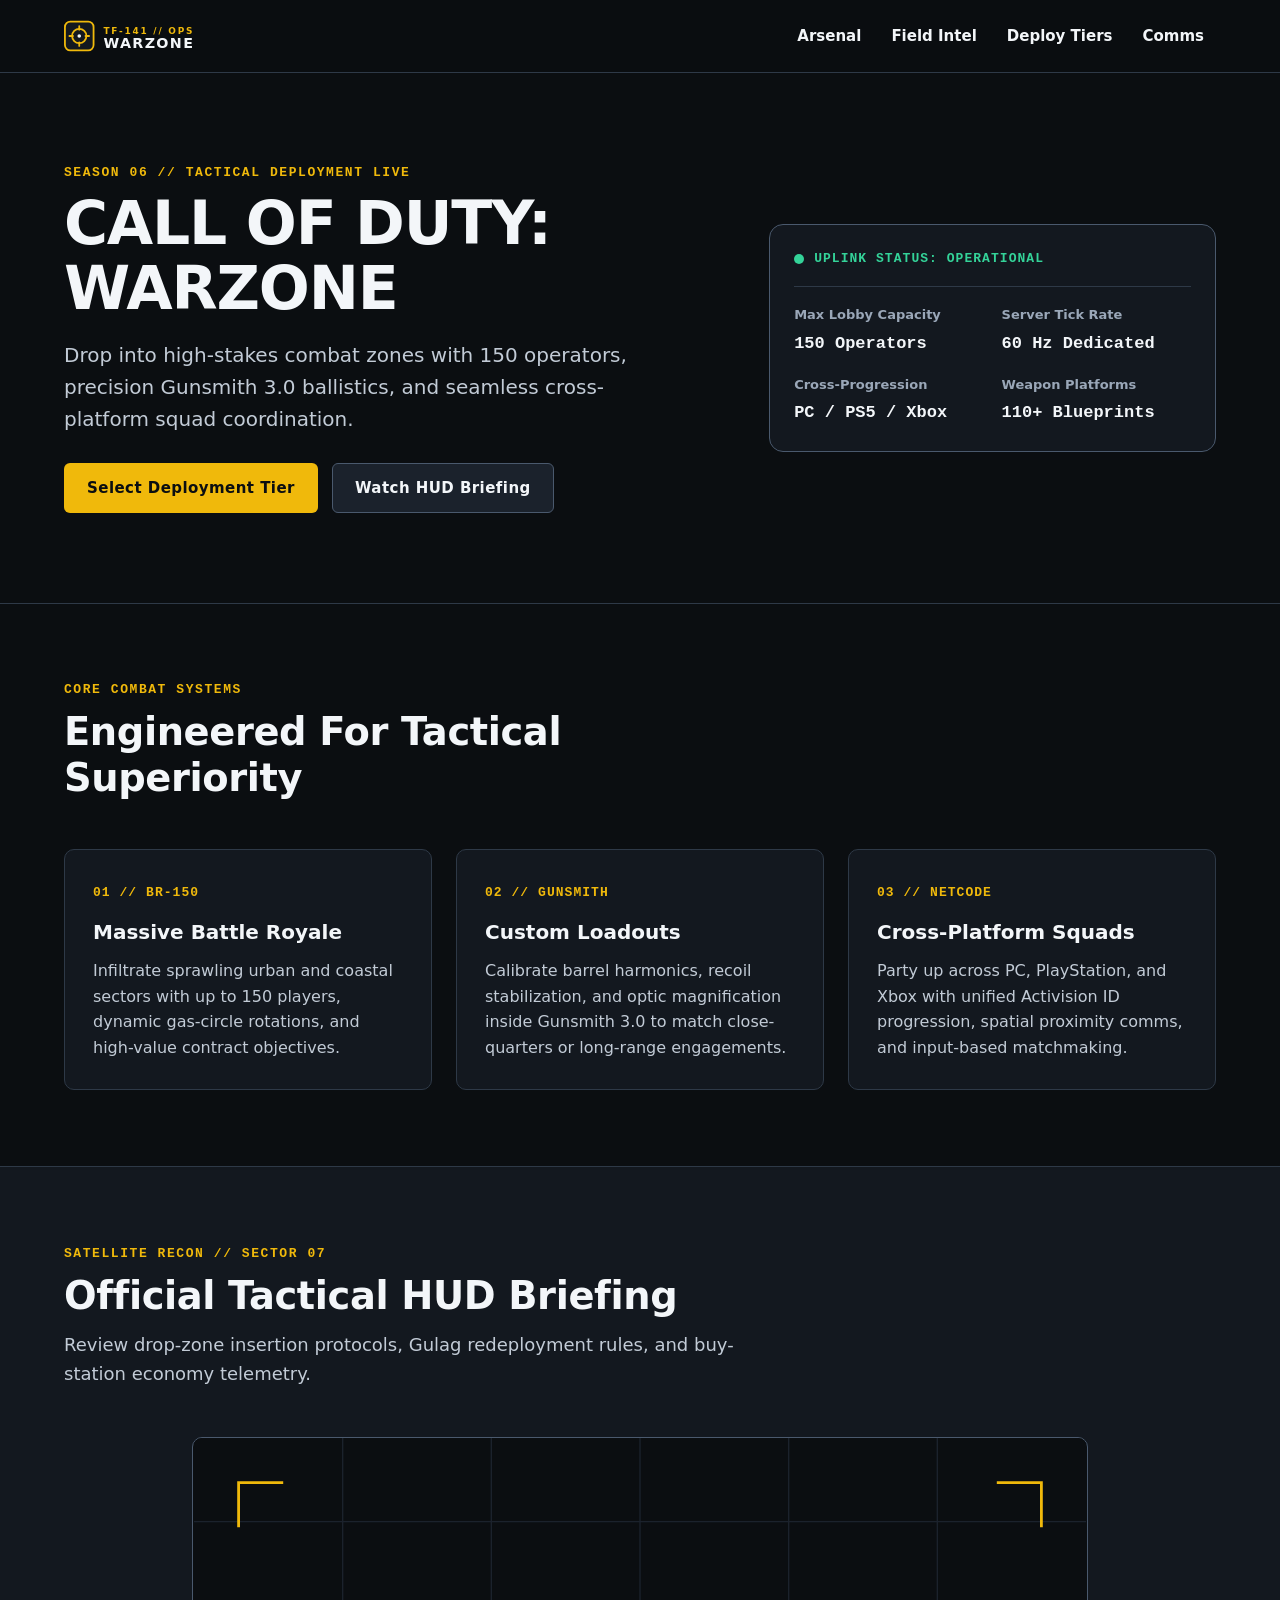
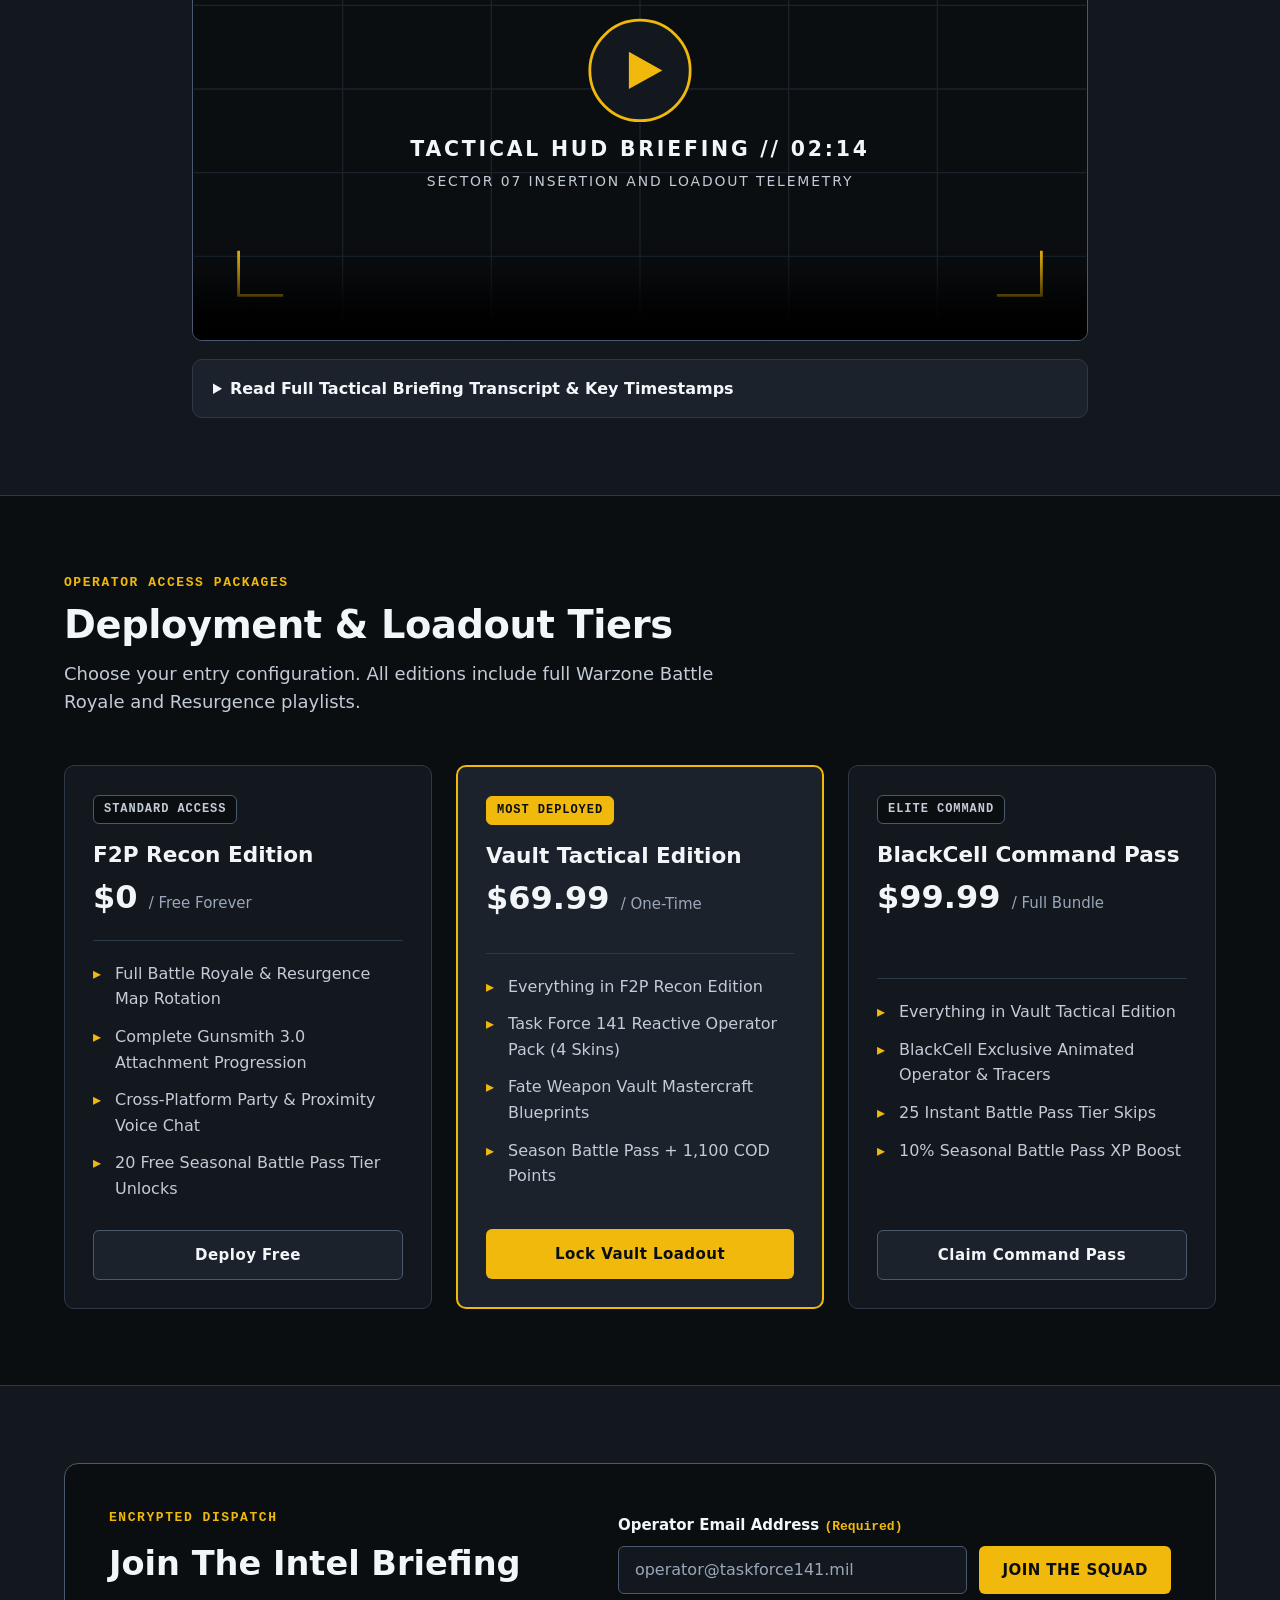
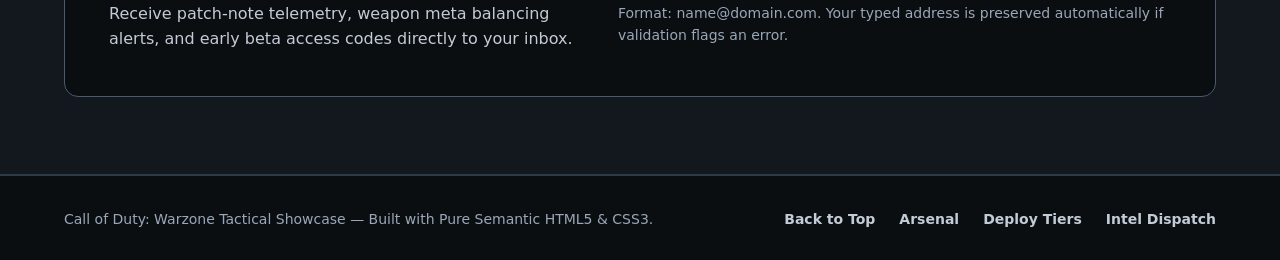
<file: cod-landing-page/index.html>
<!DOCTYPE html>
<html lang="en">
<head>
  <meta charset="UTF-8" />
  <meta name="viewport" content="width=device-width, initial-scale=1.0" />
  <title>Call of Duty: Warzone — Tactical Operations &amp; Loadout Hub</title>
  <meta
    name="description"
    content="Deploy into Call of Duty: Warzone. Explore 150-player battle royale mechanics, Gunsmith 3.0 loadouts, operator deployment tiers, and live tactical intel."
  />
  <meta property="og:type" content="website" />
  <meta property="og:title" content="Call of Duty: Warzone — Tactical Operations &amp; Loadout Hub" />
  <meta
    property="og:description"
    content="Zero-JavaScript, high-contrast tactical product showcase featuring Gunsmith 3.0 specs, deployment editions, and accessible intel dispatch."
  />
  <meta
    property="og:image"
    content="https://free-code-camp-projects.vercel.app/cod-landing-page/og-preview.png"
  />
  <link
    rel="icon"
    type="image/svg+xml"
    href="data:image/svg+xml,%3Csvg%20xmlns='http://www.w3.org/2000/svg'%20viewBox='0%200%2032%2032'%3E%3Crect%20width='32'%20height='32'%20rx='6'%20fill='%230b0e11'/%3E%3Ccircle%20cx='16'%20cy='16'%20r='10'%20fill='none'%20stroke='%23f0b90b'%20stroke-width='2.5'/%3E%3Cpath%20d='M16%203v5M16%2024v5M3%2016h5M24%2016h5'%20stroke='%23f0b90b'%20stroke-width='2.5'%20stroke-linecap='round'/%3E%3Ccircle%20cx='16'%20cy='16'%20r='2.5'%20fill='%23f3f6f9'/%3E%3C/svg%3E"
  />
  <link rel="stylesheet" href="styles.css" />
</head>
<body>
  <a class="skip-link" href="#main-content">Skip to main content</a>

  <header id="header" class="site-header">
    <div class="header-inner">
      <a class="brand-link" href="#top" aria-label="Call of Duty: Warzone Home">
        <img
          id="header-img"
          src="data:image/svg+xml,%3Csvg%20xmlns='http://www.w3.org/2000/svg'%20viewBox='0%200%20210%2040'%20width='210'%20height='40'%3E%3Crect%20x='1'%20y='4'%20width='32'%20height='32'%20rx='6'%20fill='%2313181f'%20stroke='%23f0b90b'%20stroke-width='2'/%3E%3Ccircle%20cx='17'%20cy='20'%20r='8'%20fill='none'%20stroke='%23f0b90b'%20stroke-width='2'/%3E%3Cpath%20d='M17%209v4M17%2027v4M6%2020h4M24%2020h4'%20stroke='%23f0b90b'%20stroke-width='2'%20stroke-linecap='round'/%3E%3Ccircle%20cx='17'%20cy='20'%20r='2'%20fill='%23f3f6f9'/%3E%3Ctext%20x='44'%20y='18'%20fill='%23f0b90b'%20font-family='system-ui,sans-serif'%20font-size='10'%20font-weight='700'%20letter-spacing='2'%3ETF-141%20//%20OPS%3C/text%3E%3Ctext%20x='44'%20y='33'%20fill='%23f3f6f9'%20font-family='system-ui,sans-serif'%20font-size='16'%20font-weight='800'%20letter-spacing='1.5'%3EWARZONE%3C/text%3E%3C/svg%3E"
          alt="Task Force 141 Warzone Tactical Emblem"
          width="210"
          height="40"
        />
      </a>

      <nav id="nav-bar" class="nav-bar" aria-label="Primary Navigation">
        <a class="nav-link" href="#features">Arsenal</a>
        <a class="nav-link" href="#how-it-works">Field Intel</a>
        <a class="nav-link" href="#pricing">Deploy Tiers</a>
        <a class="nav-link" href="#intel-briefing">Comms</a>
      </nav>
    </div>
  </header>

  <main id="main-content">
    <section id="top" class="hero" aria-labelledby="hero-title">
      <div class="container hero-grid">
        <div class="hero-copy">
          <p class="eyebrow">SEASON 06 // TACTICAL DEPLOYMENT LIVE</p>
          <h1 id="hero-title">CALL OF DUTY: WARZONE</h1>
          <p class="hero-lead">
            Drop into high-stakes combat zones with 150 operators, precision Gunsmith 3.0 ballistics,
            and seamless cross-platform squad coordination.
          </p>
          <div class="hero-actions">
            <a class="btn btn-primary" href="#pricing">Select Deployment Tier</a>
            <a class="btn btn-secondary" href="#how-it-works">Watch HUD Briefing</a>
          </div>
        </div>

        <aside class="telemetry-panel" aria-label="Live Server &amp; Combat Telemetry">
          <div class="telemetry-header">
            <span class="status-dot" aria-hidden="true"></span>
            <span class="telemetry-label">UPLINK STATUS: OPERATIONAL</span>
          </div>
          <dl class="telemetry-stats">
            <div class="stat-item">
              <dt>Max Lobby Capacity</dt>
              <dd>150 Operators</dd>
            </div>
            <div class="stat-item">
              <dt>Server Tick Rate</dt>
              <dd>60 Hz Dedicated</dd>
            </div>
            <div class="stat-item">
              <dt>Cross-Progression</dt>
              <dd>PC / PS5 / Xbox</dd>
            </div>
            <div class="stat-item">
              <dt>Weapon Platforms</dt>
              <dd>110+ Blueprints</dd>
            </div>
          </dl>
        </aside>
      </div>
    </section>

    <section id="features" class="section" aria-labelledby="features-title">
      <div class="container">
        <div class="section-header">
          <p class="eyebrow">CORE COMBAT SYSTEMS</p>
          <h2 id="features-title">Engineered For Tactical Superiority</h2>
        </div>

        <div class="features-grid">
          <article class="feature-card">
            <span class="card-index" aria-hidden="true">01 // BR-150</span>
            <h3>Massive Battle Royale</h3>
            <p>
              Infiltrate sprawling urban and coastal sectors with up to 150 players, dynamic gas-circle
              rotations, and high-value contract objectives.
            </p>
          </article>

          <article class="feature-card">
            <span class="card-index" aria-hidden="true">02 // GUNSMITH</span>
            <h3>Custom Loadouts</h3>
            <p>
              Calibrate barrel harmonics, recoil stabilization, and optic magnification inside Gunsmith 3.0
              to match close-quarters or long-range engagements.
            </p>
          </article>

          <article class="feature-card">
            <span class="card-index" aria-hidden="true">03 // NETCODE</span>
            <h3>Cross-Platform Squads</h3>
            <p>
              Party up across PC, PlayStation, and Xbox with unified Activision ID progression, spatial
              proximity comms, and input-based matchmaking.
            </p>
          </article>
        </div>
      </div>
    </section>

    <section id="how-it-works" class="section section-alt" aria-labelledby="briefing-title">
      <div class="container">
        <div class="section-header">
          <p class="eyebrow">SATELLITE RECON // SECTOR 07</p>
          <h2 id="briefing-title">Official Tactical HUD Briefing</h2>
          <p class="section-sub">
            Review drop-zone insertion protocols, Gulag redeployment rules, and buy-station economy telemetry.
          </p>
        </div>

        <div class="video-shell">
          <video
            id="video"
            controls
            preload="none"
            width="960"
            height="540"
            src="[data-uri]"
            poster="data:image/svg+xml,%3Csvg%20xmlns='http://www.w3.org/2000/svg'%20viewBox='0%200%20960%20540'%20width='960'%20height='540'%3E%3Crect%20width='960'%20height='540'%20fill='%230b0e11'/%3E%3Cpath%20d='M0%2090h960M0%20180h960M0%20270h960M0%20360h960M0%20450h960M160%200v540M320%200v540M480%200v540M640%200v540M800%200v540'%20stroke='%231b222c'%20stroke-width='1.5'/%3E%3Cpath%20d='M48%2096V48h48M912%2096V48h-48M48%20444v48h48M912%20444v48h-48'%20fill='none'%20stroke='%23f0b90b'%20stroke-width='3'/%3E%3Ccircle%20cx='480'%20cy='250'%20r='54'%20fill='%2313181f'%20stroke='%23f0b90b'%20stroke-width='3'/%3E%3Cpolygon%20points='468,230%20504,250%20468,270'%20fill='%23f0b90b'/%3E%3Ctext%20x='480'%20y='342'%20text-anchor='middle'%20fill='%23f3f6f9'%20font-family='system-ui,sans-serif'%20font-size='22'%20font-weight='700'%20letter-spacing='3'%3ETACTICAL%20HUD%20BRIEFING%20//%2002:14%3C/text%3E%3Ctext%20x='480'%20y='374'%20text-anchor='middle'%20fill='%23c2cbd6'%20font-family='system-ui,sans-serif'%20font-size='15'%20letter-spacing='2'%3ESECTOR%2007%20INSERTION%20AND%20LOADOUT%20TELEMETRY%3C/text%3E%3C/svg%3E"
            aria-label="Call of Duty: Warzone Tactical Operations HUD Briefing"
          >
            Your browser does not support embedded HTML5 video. Read the full tactical briefing transcript below.
          </video>

          <details class="briefing-transcript">
            <summary>Read Full Tactical Briefing Transcript &amp; Key Timestamps</summary>
            <div class="transcript-body">
              <p>
                <strong>[00:00 — Insertion Phase]:</strong> Squads deploy from C-130 transport aircraft across
                12 named sectors. Ping high-tier supply caches early to secure armor plates and primary weapons.
              </p>
              <p>
                <strong>[00:52 — Buy Station Economy]:</strong> Pool squad cash to call in custom Loadout Drop
                markers, UAV sweeps, and squadmate redeployments before circle collapse accelerates.
              </p>
              <p>
                <strong>[01:40 — Gulag &amp; Final Circle]:</strong> Eliminated operators enter a 1v1 Gulag duel
                for immediate redeployment. In Phase 6, secure high-ground cover and manage gas-mask durability.
              </p>
            </div>
          </details>
        </div>
      </div>
    </section>

    <section id="pricing" class="section" aria-labelledby="pricing-title">
      <div class="container">
        <div class="section-header">
          <p class="eyebrow">OPERATOR ACCESS PACKAGES</p>
          <h2 id="pricing-title">Deployment &amp; Loadout Tiers</h2>
          <p class="section-sub">
            Choose your entry configuration. All editions include full Warzone Battle Royale and Resurgence playlists.
          </p>
        </div>

        <div class="pricing-grid">
          <article class="tier-card">
            <div class="tier-top">
              <span class="tier-badge">STANDARD ACCESS</span>
              <h3>F2P Recon Edition</h3>
              <p class="tier-price">$0 <span class="price-note">/ Free Forever</span></p>
            </div>
            <ul class="tier-features">
              <li>Full Battle Royale &amp; Resurgence Map Rotation</li>
              <li>Complete Gunsmith 3.0 Attachment Progression</li>
              <li>Cross-Platform Party &amp; Proximity Voice Chat</li>
              <li>20 Free Seasonal Battle Pass Tier Unlocks</li>
            </ul>
            <a class="btn btn-secondary btn-full" href="#intel-briefing">Deploy Free</a>
          </article>

          <article class="tier-card tier-featured">
            <div class="tier-top">
              <span class="tier-badge badge-gold">MOST DEPLOYED</span>
              <h3>Vault Tactical Edition</h3>
              <p class="tier-price">$69.99 <span class="price-note">/ One-Time</span></p>
            </div>
            <ul class="tier-features">
              <li>Everything in F2P Recon Edition</li>
              <li>Task Force 141 Reactive Operator Pack (4 Skins)</li>
              <li>Fate Weapon Vault Mastercraft Blueprints</li>
              <li>Season Battle Pass + 1,100 COD Points</li>
            </ul>
            <a class="btn btn-primary btn-full" href="#intel-briefing">Lock Vault Loadout</a>
          </article>

          <article class="tier-card">
            <div class="tier-top">
              <span class="tier-badge">ELITE COMMAND</span>
              <h3>BlackCell Command Pass</h3>
              <p class="tier-price">$99.99 <span class="price-note">/ Full Bundle</span></p>
            </div>
            <ul class="tier-features">
              <li>Everything in Vault Tactical Edition</li>
              <li>BlackCell Exclusive Animated Operator &amp; Tracers</li>
              <li>25 Instant Battle Pass Tier Skips</li>
              <li>10% Seasonal Battle Pass XP Boost</li>
            </ul>
            <a class="btn btn-secondary btn-full" href="#intel-briefing">Claim Command Pass</a>
          </article>
        </div>
      </div>
    </section>

    <section id="intel-briefing" class="section section-alt" aria-labelledby="intel-title">
      <div class="container">
        <div class="intel-box">
          <div class="intel-copy">
            <p class="eyebrow">ENCRYPTED DISPATCH</p>
            <h2 id="intel-title">Join The Intel Briefing</h2>
            <p>
              Receive patch-note telemetry, weapon meta balancing alerts, and early beta access codes directly
              to your inbox.
            </p>
          </div>

          <form
            id="form"
            class="intel-form"
            action="https://www.freecodecamp.com/email-submit"
          >
            <div class="field-group">
              <label class="field-label" for="email">
                Operator Email Address <span class="required-tag">(Required)</span>
              </label>
              <div class="form-row">
                <input
                  id="email"
                  class="form-input"
                  type="email"
                  name="email"
                  placeholder="operator@taskforce141.mil"
                  autocomplete="email"
                  inputmode="email"
                  aria-describedby="email-hint"
                  required
                />
                <input id="submit" class="btn btn-primary" type="submit" value="JOIN THE SQUAD" />
              </div>
              <p id="email-hint" class="field-hint">
                Format: name@domain.com. Your typed address is preserved automatically if validation flags an error.
              </p>
            </div>
          </form>
        </div>
      </div>
    </section>
  </main>

  <footer class="site-footer">
    <div class="container footer-inner">
      <p class="footer-copy">
        Call of Duty: Warzone Tactical Showcase &mdash; Built with Pure Semantic HTML5 &amp; CSS3.
      </p>
      <nav class="footer-nav" aria-label="Footer Navigation">
        <a href="#top">Back to Top</a>
        <a href="#features">Arsenal</a>
        <a href="#pricing">Deploy Tiers</a>
        <a href="#intel-briefing">Intel Dispatch</a>
      </nav>
    </div>
  </footer>
</body>
</html>
</file>
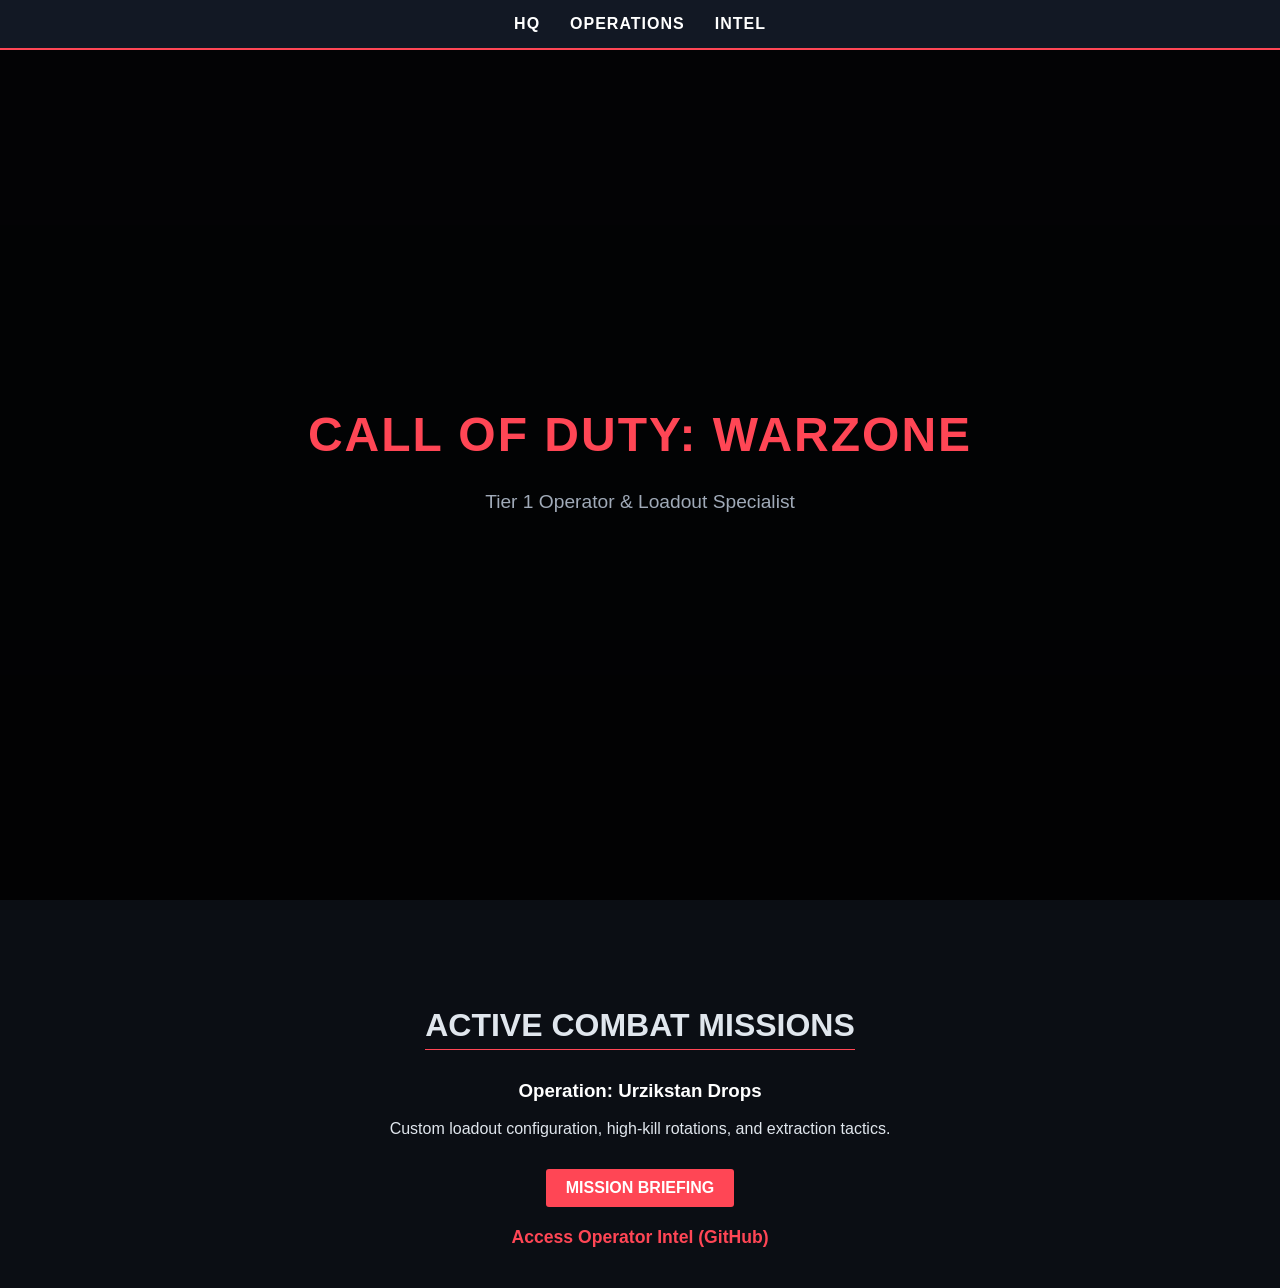
<file: portfolio/index.html>
<!DOCTYPE html>
<html lang="en">
<head>
  <meta charset="UTF-8" />
  <meta name="viewport" content="width=device-width, initial-scale=1.0" />
  <title>COD Operator Porfolio</title>
  <link rel="stylesheet" href="styles.css" />
</head>    
<body>

  <nav id="navbar">
    <a href="#welcome-section">HQ</a>
    <a href="#projects">Operations</a>
    <a href="#profile-link">Intel</a>
  </nav>

  <section id="welcome-section">
    <h1>CALL OF DUTY: WARZONE</h1>
    <p>Tier 1 Operator & Loadout Specialist</p>
  </section> 

<section id="projects">
  <h2>Active Combat Missions</h2>
  
  <div class="project-tile">
    <h3>Operation: Urzikstan Drops</h3>
    <p>Custom loadout configuration, high-kill rotations, and extraction tactics.</p>
    <a href="https://github.com" target="_blank" class="btn">Mission Briefing</a>
  </div>

  <div class="profile-container">
    <a id="profile-link" href="https://github.com" target="_blank">Access Operator Intel (GitHub)</a>
  </div>
</section>  

</body>
</file>
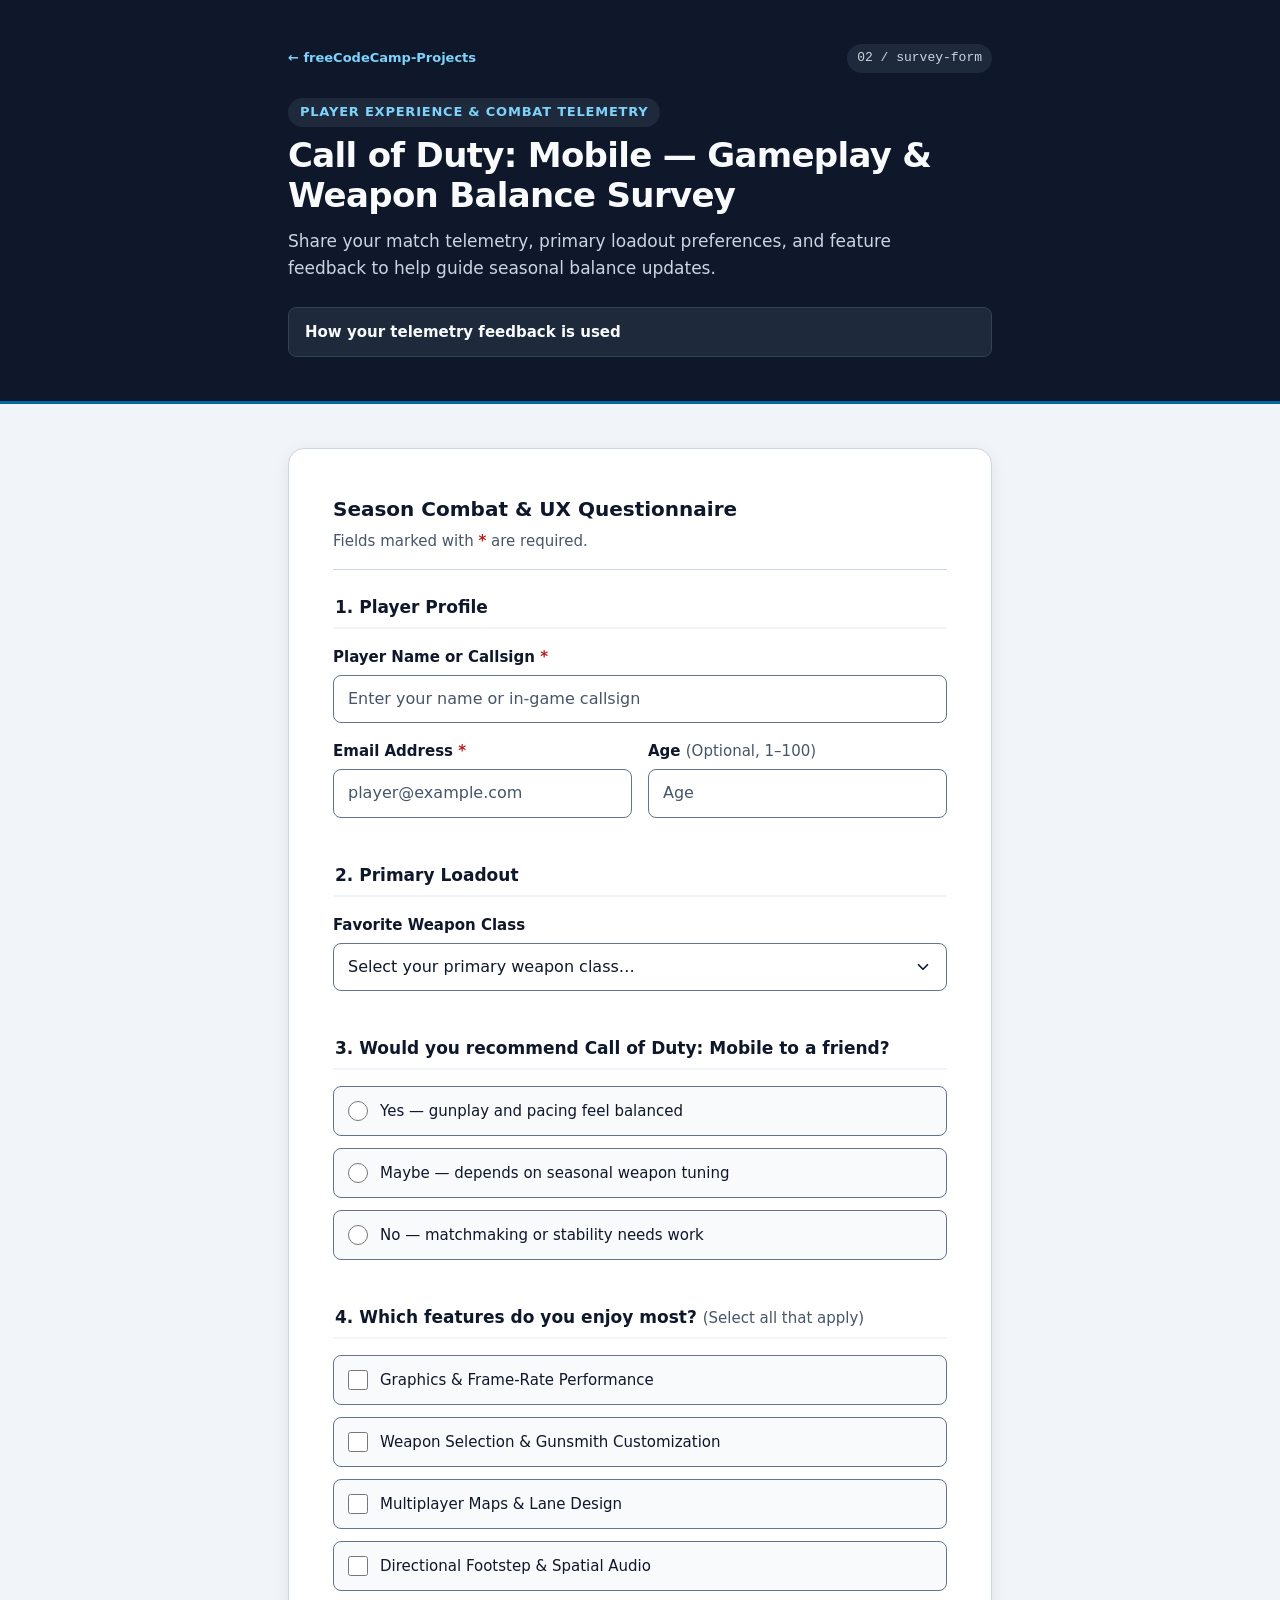
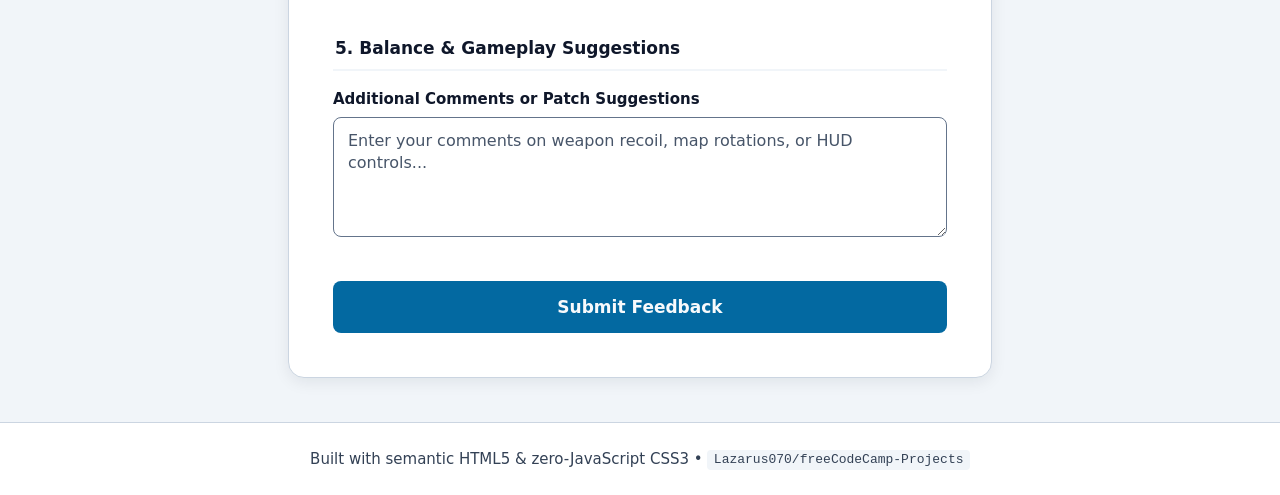
<file: survey-form/index.html>
<!DOCTYPE html>
<html lang="en">
<head>
  <meta charset="UTF-8">
  <meta name="viewport" content="width=device-width, initial-scale=1.0">
  <title>Call of Duty: Mobile — Gameplay &amp; Weapon Balance Survey</title>
  <meta name="description" content="Player experience and combat telemetry research survey for Call of Duty: Mobile, built with semantic HTML5 and zero-JavaScript responsive CSS3.">
  <meta property="og:type" content="website">
  <meta property="og:title" content="Call of Duty: Mobile — Gameplay &amp; Weapon Balance Survey">
  <meta property="og:description" content="Evaluate seasonal weapon tuning, matchmaking latency, and core multiplayer maps in an accessible, zero-JavaScript research survey.">
  <meta property="og:image" content="https://freecodecamp-projects.vercel.app/survey-form/og-preview.png">
  <link rel="icon" type="image/svg+xml" href="data:image/svg+xml,%3Csvg xmlns='http://www.w3.org/2000/svg' viewBox='0 0 32 32'%3E%3Crect width='32' height='32' rx='6' fill='%230f172a'/%3E%3Cpath d='M9 16.5l4.5 4.5L23 11.5' fill='none' stroke='%2338bdf8' stroke-width='3.2' stroke-linecap='round' stroke-linejoin='round'/%3E%3C/svg%3E">
  <link rel="stylesheet" href="styles.css">
</head>
<body>
  <a class="skip-link" href="#survey-form">Skip to survey form</a>

  <header class="site-header">
    <div class="container">
      <nav class="breadcrumb" aria-label="Portfolio navigation">
        <a class="breadcrumb-link" href="../index.html">&larr; freeCodeCamp-Projects</a>
        <span class="breadcrumb-tag">02 / survey-form</span>
      </nav>

      <p class="eyebrow">Player Experience &amp; Combat Telemetry</p>
      <h1 id="title">Call of Duty: Mobile — Gameplay &amp; Weapon Balance Survey</h1>
      <p id="description">Share your match telemetry, primary loadout preferences, and feature feedback to help guide seasonal balance updates.</p>

      <details class="disclosure">
        <summary>How your telemetry feedback is used</summary>
        <p>Responses are aggregated anonymously to benchmark weapon class pick-rates, frame-rate stability across mobile devices, and map rotation quality.</p>
      </details>
    </div>
  </header>

  <main class="main-content">
    <div class="container">
      <section class="survey-card" aria-labelledby="survey-section-title">
        <div class="card-header">
          <h2 id="survey-section-title">Season Combat &amp; UX Questionnaire</h2>
          <p class="required-legend">Fields marked with <span class="required-mark" aria-hidden="true">*</span> are required.</p>
        </div>

        <form id="survey-form" action="#survey-form" method="get">
          <fieldset class="form-fieldset">
            <legend class="fieldset-legend">1. Player Profile</legend>

            <div class="field-grid">
              <div class="field-group field-group--full">
                <label id="name-label" for="name">
                  Player Name or Callsign <span class="required-mark" aria-hidden="true">*</span>
                </label>
                <input
                  id="name"
                  name="name"
                  type="text"
                  placeholder="Enter your name or in-game callsign"
                  autocomplete="name"
                  required
                >
              </div>

              <div class="field-group">
                <label id="email-label" for="email">
                  Email Address <span class="required-mark" aria-hidden="true">*</span>
                </label>
                <input
                  id="email"
                  name="email"
                  type="email"
                  placeholder="player@example.com"
                  autocomplete="email"
                  required
                >
              </div>

              <div class="field-group">
                <label id="number-label" for="number">
                  Age <span class="optional-label">(Optional, 1–100)</span>
                </label>
                <input
                  id="number"
                  name="age"
                  type="number"
                  min="1"
                  max="100"
                  inputmode="numeric"
                  placeholder="Age"
                >
              </div>
            </div>
          </fieldset>

          <fieldset class="form-fieldset">
            <legend class="fieldset-legend">2. Primary Loadout</legend>

            <div class="field-group field-group--full">
              <label id="dropdown-label" for="dropdown">Favorite Weapon Class</label>
              <select id="dropdown" name="favorite-weapon">
                <option value="" disabled selected>Select your primary weapon class…</option>
                <option value="sniper">Sniper Rifle (Long-Range Precision)</option>
                <option value="shotgun">Shotgun (Close-Quarters Breach)</option>
                <option value="assault-rifle">Assault Rifle (Mid-Range Versatility)</option>
                <option value="smg">Submachine Gun (High-Mobility Rush)</option>
                <option value="lmg">Light Machine Gun (Suppressive Anchor)</option>
              </select>
            </div>
          </fieldset>

          <fieldset class="form-fieldset">
            <legend class="fieldset-legend">3. Would you recommend Call of Duty: Mobile to a friend?</legend>

            <div class="choice-list">
              <div class="choice-item">
                <input id="recommend-yes" type="radio" name="recommend" value="yes">
                <label for="recommend-yes">Yes — gunplay and pacing feel balanced</label>
              </div>

              <div class="choice-item">
                <input id="recommend-maybe" type="radio" name="recommend" value="maybe">
                <label for="recommend-maybe">Maybe — depends on seasonal weapon tuning</label>
              </div>

              <div class="choice-item">
                <input id="recommend-no" type="radio" name="recommend" value="no">
                <label for="recommend-no">No — matchmaking or stability needs work</label>
              </div>
            </div>
          </fieldset>

          <fieldset class="form-fieldset">
            <legend class="fieldset-legend">
              4. Which features do you enjoy most? <span class="optional-label">(Select all that apply)</span>
            </legend>

            <div class="choice-list">
              <div class="choice-item">
                <input id="feature-graphics" type="checkbox" name="features" value="graphics">
                <label for="feature-graphics">Graphics &amp; Frame-Rate Performance</label>
              </div>

              <div class="choice-item">
                <input id="feature-weapons" type="checkbox" name="features" value="weapon selection">
                <label for="feature-weapons">Weapon Selection &amp; Gunsmith Customization</label>
              </div>

              <div class="choice-item">
                <input id="feature-maps" type="checkbox" name="features" value="maps">
                <label for="feature-maps">Multiplayer Maps &amp; Lane Design</label>
              </div>

              <div class="choice-item">
                <input id="feature-audio" type="checkbox" name="features" value="spatial-audio">
                <label for="feature-audio">Directional Footstep &amp; Spatial Audio</label>
              </div>
            </div>
          </fieldset>

          <fieldset class="form-fieldset">
            <legend class="fieldset-legend">5. Balance &amp; Gameplay Suggestions</legend>

            <div class="field-group field-group--full">
              <label for="comments">Additional Comments or Patch Suggestions</label>
              <textarea
                id="comments"
                name="comments"
                rows="4"
                placeholder="Enter your comments on weapon recoil, map rotations, or HUD controls..."
              ></textarea>
            </div>
          </fieldset>

          <div class="form-footer">
            <button id="submit" type="submit">Submit Feedback</button>
          </div>
        </form>
      </section>
    </div>
  </main>

  <footer class="site-footer">
    <div class="container">
      <p>Built with semantic HTML5 &amp; zero-JavaScript CSS3 &bull; <code>Lazarus070/freeCodeCamp-Projects</code></p>
    </div>
  </footer>
</body>
</html>
</file>
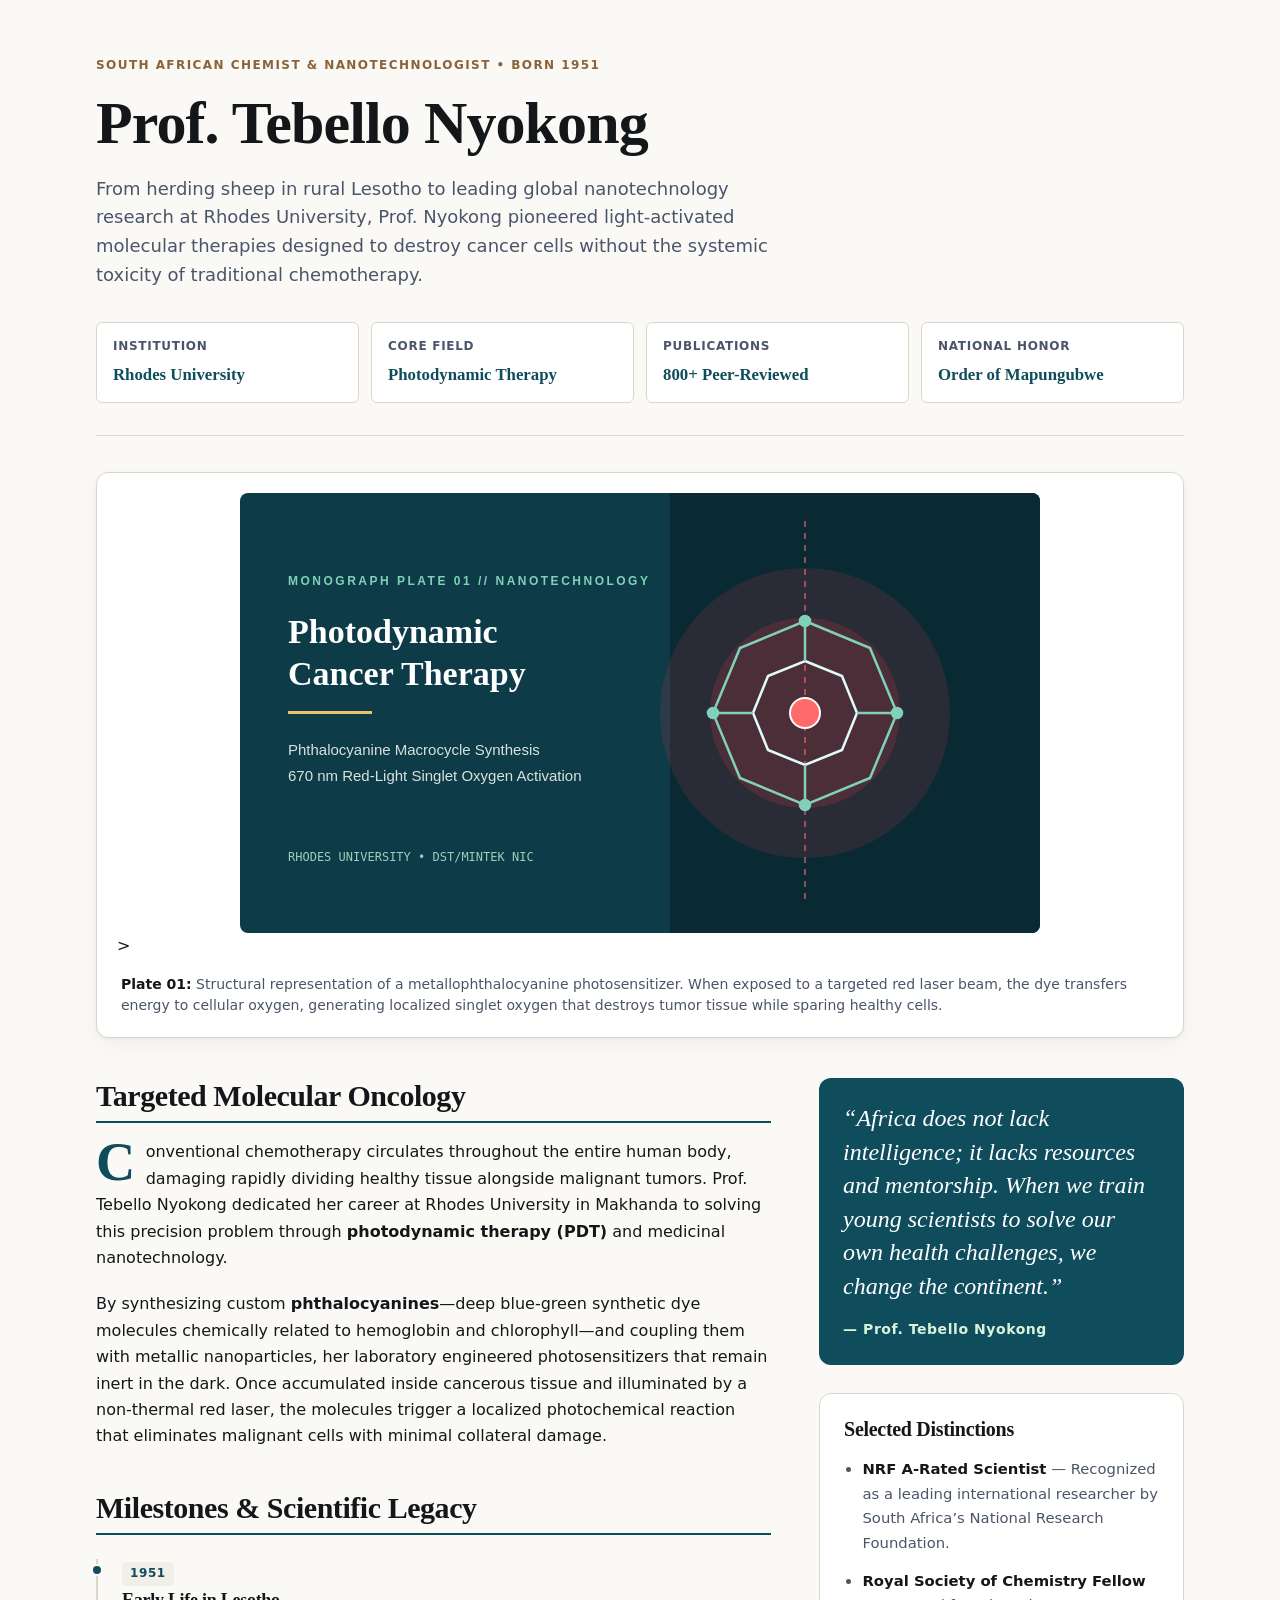
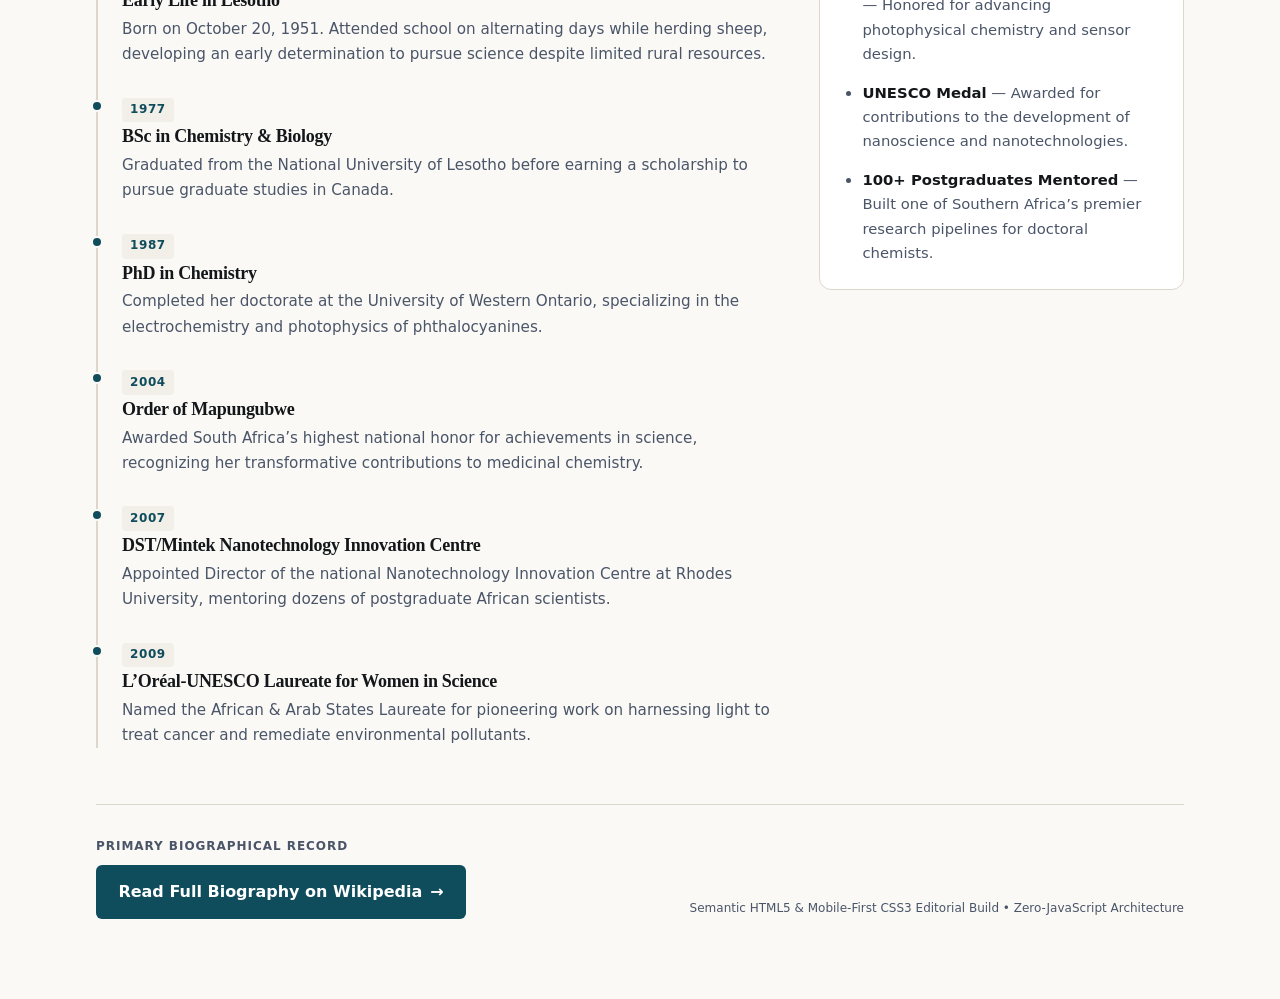
<file: tribute-page/index.html>
<!DOCTYPE html>
<html lang="en">
<head>
  <meta charset="UTF-8">
  <meta name="viewport" content="width=device-width, initial-scale=1.0">
  <meta name="description" content="Editorial tribute and scientific monograph honoring Prof. Tebello Nyokong, South African chemist and pioneer in photodynamic cancer therapy and nanotechnology.">
  <meta property="og:type" content="website">
  <meta property="og:title" content="Prof. Tebello Nyokong — Scientific Monograph &amp; Tribute">
  <meta property="og:description" content="Zero-JavaScript, WCAG AAA accessible editorial tribute built with semantic HTML5 and fluid CSS3 Grid architecture.">
  <meta property="og:image" content="https://placehold.co/1200x627/0f4c5c/faf9f6.png?text=Prof.+Tebello+Nyokong+%E2%80%94+Editorial+Monograph">
  <link rel="icon" type="image/svg+xml" href="data:image/svg+xml,%3Csvg xmlns='http://www.w3.org/2000/svg' viewBox='0 0 32 32'%3E%3Crect width='32' height='32' rx='6' fill='%230f4c5c'/%3E%3Ctext x='16' y='22' font-family='Georgia,serif' font-size='18' font-weight='bold' fill='%23faf9f6' text-anchor='middle'%3EN%3C/text%3E%3C/svg%3E">
  <title>Prof. Tebello Nyokong — Scientific Monograph &amp; Tribute</title>
  <link rel="stylesheet" href="styles.css">
</head>
<body>
  <a class="skip-link" href="#tribute-info">Skip to biography</a>

  <main id="main" class="page-shell">
    <header class="hero">
      <p class="kicker">South African Chemist &amp; Nanotechnologist &bull; Born 1951</p>
      <h1 id="title">Prof. Tebello Nyokong</h1>
      <p class="lead">
        From herding sheep in rural Lesotho to leading global nanotechnology research at Rhodes University,
        Prof. Nyokong pioneered light-activated molecular therapies designed to destroy cancer cells without
        the systemic toxicity of traditional chemotherapy.
      </p>

      <dl class="metrics-strip" aria-label="Key career highlights">
        <div class="metric-card">
          <dt>Institution</dt>
          <dd>Rhodes University</dd>
        </div>
        <div class="metric-card">
          <dt>Core Field</dt>
          <dd>Photodynamic Therapy</dd>
        </div>
        <div class="metric-card">
          <dt>Publications</dt>
          <dd>800+ Peer-Reviewed</dd>
        </div>
        <div class="metric-card">
          <dt>National Honor</dt>
          <dd>Order of Mapungubwe</dd>
        </div>
      </dl>
    </header>

    <figure id="img-div" class="visual-plate">
      <img
        id="image"
        src="data:image/svg+xml;utf8,<svg xmlns='http://www.w3.org/2000/svg' viewBox='0 0 800 440' width='800' height='440' role='img' aria-label='Scientific diagram of a phthalocyanine macrocycle molecule activated by red laser light for photodynamic cancer therapy'><rect width='800' height='440' fill='%230d3b47'/><rect x='430' y='0' width='370' height='440' fill='%23092a33'/><circle cx='565' cy='220' r='145' fill='%23e63946' fill-opacity='0.14'/><circle cx='565' cy='220' r='95' fill='%23e63946' fill-opacity='0.18'/><line x1='565' y1='28' x2='565' y2='412' stroke='%23ff6b6b' stroke-width='1.5' stroke-dasharray='6 6' stroke-opacity='0.75'/><g transform='translate(565,220)' fill='none' stroke='%237fd1b9' stroke-width='2.5'><polygon points='0,-92 65,-65 92,0 65,65 0,92 -65,65 -92,0 -65,-65'/><polygon points='0,-52 37,-37 52,0 37,37 0,52 -37,37 -52,0 -37,-37' stroke='%23e0fbfc'/><line x1='0' y1='-92' x2='0' y2='-52'/><line x1='92' y1='0' x2='52' y2='0'/><line x1='0' y1='92' x2='0' y2='52'/><line x1='-92' y1='0' x2='-52' y2='0'/><circle cx='0' cy='0' r='15' fill='%23ff6b6b' stroke='%23ffffff' stroke-width='2'/><circle cx='0' cy='-92' r='5' fill='%237fd1b9'/><circle cx='92' cy='0' r='5' fill='%237fd1b9'/><circle cx='0' cy='92' r='5' fill='%237fd1b9'/><circle cx='-92' cy='0' r='5' fill='%237fd1b9'/></g><g fill='%23ffffff' font-family='Georgia, serif'><text x='48' y='92' font-size='12' letter-spacing='2.5' fill='%237fd1b9' font-family='sans-serif' font-weight='bold'>MONOGRAPH PLATE 01 // NANOTECHNOLOGY</text><text x='48' y='150' font-size='34' font-weight='bold'>Photodynamic</text><text x='48' y='192' font-size='34' font-weight='bold'>Cancer Therapy</text><rect x='48' y='218' width='84' height='3' fill='%23e9c46a'/><text x='48' y='262' font-size='15' fill='%23d8e2dc' font-family='sans-serif'>Phthalocyanine Macrocycle Synthesis</text><text x='48' y='288' font-size='15' fill='%23d8e2dc' font-family='sans-serif'>670 nm Red-Light Singlet Oxygen Activation</text><text x='48' y='368' font-size='12' fill='%2394d2bd' font-family='monospace'>RHODES UNIVERSITY &bull; DST/MINTEK NIC</text></g></svg>"
        alt="Scientific monograph diagram showing a phthalocyanine macrocycle molecule activated by a 670 nanometer red laser beam for targeted cancer therapy"
        width="800"
        height="440"
        fetchpriority="high"
      >
      >
      <figcaption id="img-caption">
        <strong>Plate 01:</strong> Structural representation of a metallophthalocyanine photosensitizer. When exposed
        to a targeted red laser beam, the dye transfers energy to cellular oxygen, generating localized singlet
        oxygen that destroys tumor tissue while sparing healthy cells.
      </figcaption>
    </figure>

    <div class="editorial-grid">
      <article id="tribute-info" class="narrative">
        <section aria-labelledby="heading-breakthrough">
          <h2 id="heading-breakthrough">Targeted Molecular Oncology</h2>
          <p class="drop-cap">
            Conventional chemotherapy circulates throughout the entire human body, damaging rapidly dividing
            healthy tissue alongside malignant tumors. Prof. Tebello Nyokong dedicated her career at Rhodes
            University in Makhanda to solving this precision problem through <strong>photodynamic therapy (PDT)</strong>
            and medicinal nanotechnology.
          </p>
          <p>
            By synthesizing custom <strong>phthalocyanines</strong>—deep blue-green synthetic dye molecules chemically
            related to hemoglobin and chlorophyll—and coupling them with metallic nanoparticles, her laboratory
            engineered photosensitizers that remain inert in the dark. Once accumulated inside cancerous tissue and
            illuminated by a non-thermal red laser, the molecules trigger a localized photochemical reaction that
            eliminates malignant cells with minimal collateral damage.
          </p>
        </section>

        <section aria-labelledby="heading-timeline" class="timeline-section">
          <h2 id="heading-timeline">Milestones &amp; Scientific Legacy</h2>
          <ol class="timeline">
            <li class="timeline-item">
              <time class="timeline-year" datetime="1951">1951</time>
              <div class="timeline-body">
                <h3>Early Life in Lesotho</h3>
                <p>Born on October 20, 1951. Attended school on alternating days while herding sheep, developing an early determination to pursue science despite limited rural resources.</p>
              </div>
            </li>
            <li class="timeline-item">
              <time class="timeline-year" datetime="1977">1977</time>
              <div class="timeline-body">
                <h3>BSc in Chemistry &amp; Biology</h3>
                <p>Graduated from the National University of Lesotho before earning a scholarship to pursue graduate studies in Canada.</p>
              </div>
            </li>
            <li class="timeline-item">
              <time class="timeline-year" datetime="1987">1987</time>
              <div class="timeline-body">
                <h3>PhD in Chemistry</h3>
                <p>Completed her doctorate at the University of Western Ontario, specializing in the electrochemistry and photophysics of phthalocyanines.</p>
              </div>
            </li>
            <li class="timeline-item">
              <time class="timeline-year" datetime="2004">2004</time>
              <div class="timeline-body">
                <h3>Order of Mapungubwe</h3>
                <p>Awarded South Africa&rsquo;s highest national honor for achievements in science, recognizing her transformative contributions to medicinal chemistry.</p>
              </div>
            </li>
            <li class="timeline-item">
              <time class="timeline-year" datetime="2007">2007</time>
              <div class="timeline-body">
                <h3>DST/Mintek Nanotechnology Innovation Centre</h3>
                <p>Appointed Director of the national Nanotechnology Innovation Centre at Rhodes University, mentoring dozens of postgraduate African scientists.</p>
              </div>
            </li>
            <li class="timeline-item">
              <time class="timeline-year" datetime="2009">2009</time>
              <div class="timeline-body">
                <h3>L&rsquo;Or&eacute;al-UNESCO Laureate for Women in Science</h3>
                <p>Named the African &amp; Arab States Laureate for pioneering work on harnessing light to treat cancer and remediate environmental pollutants.</p>
              </div>
            </li>
          </ol>
        </section>
      </article>

      <aside class="sidebar" aria-label="Archival notes and honors">
        <blockquote class="pull-quote">
          <p>&ldquo;Africa does not lack intelligence; it lacks resources and mentorship. When we train young scientists to solve our own health challenges, we change the continent.&rdquo;</p>
          <footer>&mdash; Prof. Tebello Nyokong</footer>
        </blockquote>

        <section class="honors-box" aria-labelledby="heading-honors">
          <h2 id="heading-honors">Selected Distinctions</h2>
          <ul class="honors-list">
            <li><strong>NRF A-Rated Scientist</strong> &mdash; Recognized as a leading international researcher by South Africa&rsquo;s National Research Foundation.</li>
            <li><strong>Royal Society of Chemistry Fellow</strong> &mdash; Honored for advancing photophysical chemistry and sensor design.</li>
            <li><strong>UNESCO Medal</strong> &mdash; Awarded for contributions to the development of nanoscience and nanotechnologies.</li>
            <li><strong>100+ Postgraduates Mentored</strong> &mdash; Built one of Southern Africa&rsquo;s premier research pipelines for doctoral chemists.</li>
          </ul>
        </section>
      </aside>
    </div>

    <footer class="page-footer">
      <div class="cta-block">
        <p class="cta-label">Primary Biographical Record</p>
        <a
          id="tribute-link"
          class="cta-button"
          href="https://en.wikipedia.org/wiki/Tebello_Nyokong"
          target="_blank"
          rel="noopener noreferrer"
        >
          Read Full Biography on Wikipedia <span aria-hidden="true">&rarr;</span>
        </a>
      </div>
      <p class="colophon">
        Semantic HTML5 &amp; Mobile-First CSS3 Editorial Build &bull; Zero-JavaScript Architecture
      </p>
    </footer>
  </main>
</body>
</html>
</file>
<file: cod-landing-page/styles.css>
:root {
  --bg-canvas: #0b0e11;
  --bg-surface: #13181f;
  --bg-elevated: #1b222c;
  --border-subtle: #2e3947;
  --border-strong: #4a596d;
  --text-primary: #f3f6f9;
  --text-secondary: #c2cbd6;
  --text-muted: #9aa7b8;
  --accent-primary: #f0b90b;
  --accent-hover: #ffd13b;
  --accent-ink: #0b0e11;
  --accent-signal: #34d399;
  --focus-ring: #38bdf8;
  --error-border: #f87171;
  --font-sans: system-ui, -apple-system, BlinkMacSystemFont, "Segoe UI", Roboto, sans-serif;
  --font-mono: ui-monospace, SFMono-Regular, Menlo, Monaco, Consolas, monospace;
  --radius-sm: 0.375rem;
  --radius-md: 0.625rem;
  --radius-lg: 0.875rem;
  --container-max: 72rem;
  --header-offset: 5.5rem;
  --transition-fast: 160ms ease;
}

*,
*::before,
*::after {
  box-sizing: border-box;
}

html {
  scroll-behavior: smooth;
  background-color: var(--bg-canvas);
  color: var(--text-primary);
  font-family: var(--font-sans);
  line-height: 1.6;
}

body {
  margin: 0;
  background-color: var(--bg-canvas);
  color: var(--text-primary);
  overflow-x: hidden;
}

img,
video {
  display: block;
  max-width: 100%;
  height: auto;
}

a {
  color: inherit;
}

:focus-visible {
  outline: 3px solid var(--focus-ring);
  outline-offset: 3px;
}

/* Skip Link */
.skip-link {
  position: absolute;
  top: -100%;
  left: 1rem;
  z-index: 200;
  padding: 0.75rem 1rem;
  border-radius: var(--radius-sm);
  background-color: var(--accent-primary);
  color: var(--accent-ink);
  font-weight: 700;
  text-decoration: none;
}

.skip-link:focus {
  top: 0.75rem;
}

/* Layout Utilities */
.container {
  width: min(100% - 2rem, var(--container-max));
  margin-inline: auto;
}

.section {
  padding-block: clamp(3.25rem, 6vw, 5.5rem);
  scroll-margin-top: var(--header-offset);
}

.section-alt {
  background-color: var(--bg-surface);
  border-block: 1px solid var(--border-subtle);
}

.eyebrow {
  margin: 0 0 0.5rem;
  color: var(--accent-primary);
  font-family: var(--font-mono);
  font-size: 0.8125rem;
  font-weight: 700;
  letter-spacing: 0.12em;
  text-transform: uppercase;
}

.section-header {
  max-width: 44rem;
  margin-bottom: clamp(2rem, 4vw, 3rem);
}

.section-header h2 {
  margin: 0;
  font-size: clamp(1.65rem, 3.2vw, 2.4rem);
  line-height: 1.2;
  letter-spacing: -0.01em;
}

.section-sub {
  margin: 0.75rem 0 0;
  color: var(--text-secondary);
  font-size: clamp(1rem, 1.5vw, 1.125rem);
}

/* Sticky Top Header & Navigation */
.site-header {
  position: sticky;
  top: 0;
  z-index: 100;
  width: 100%;
  background-color: rgba(11, 14, 17, 0.96);
  border-bottom: 1px solid var(--border-subtle);
}

.header-inner {
  width: min(100% - 2rem, var(--container-max));
  margin-inline: auto;
  min-height: 4.5rem;
  padding-block: 0.625rem;
  display: flex;
  flex-wrap: wrap;
  align-items: center;
  justify-content: space-between;
  gap: 0.75rem 1.5rem;
}

.brand-link {
  display: inline-flex;
  align-items: center;
  border-radius: var(--radius-sm);
}

#header-img {
  width: 11.75rem;
  height: auto;
}

#nav-bar {
  display: flex;
  flex-wrap: wrap;
  align-items: center;
  gap: 0.375rem;
}

.nav-link {
  display: inline-flex;
  align-items: center;
  min-height: 2.75rem;
  padding: 0.5rem 0.75rem;
  border-radius: var(--radius-sm);
  color: var(--text-primary);
  font-size: 0.9375rem;
  font-weight: 600;
  text-decoration: none;
  transition: background-color var(--transition-fast), color var(--transition-fast);
}

.nav-link:hover {
  background-color: var(--bg-elevated);
  color: var(--accent-primary);
}

/* Hero Section */
.hero {
  padding-block: clamp(3rem, 7vw, 5.75rem);
  border-bottom: 1px solid var(--border-subtle);
  scroll-margin-top: var(--header-offset);
}

.hero-grid {
  display: grid;
  gap: clamp(2rem, 4vw, 3rem);
  align-items: center;
}

.hero-copy h1 {
  margin: 0;
  font-size: clamp(2.25rem, 5.5vw, 3.75rem);
  font-weight: 800;
  line-height: 1.08;
  letter-spacing: -0.02em;
}

.hero-lead {
  max-width: 38rem;
  margin: 1.125rem 0 0;
  color: var(--text-secondary);
  font-size: clamp(1.05rem, 1.8vw, 1.25rem);
}

.hero-actions {
  display: flex;
  flex-wrap: wrap;
  gap: 0.875rem;
  margin-top: 1.75rem;
}

/* Buttons */
.btn {
  display: inline-flex;
  align-items: center;
  justify-content: center;
  min-height: 3rem;
  padding: 0.75rem 1.375rem;
  border: 1px solid transparent;
  border-radius: var(--radius-sm);
  font-family: var(--font-sans);
  font-size: 0.9375rem;
  font-weight: 700;
  letter-spacing: 0.03em;
  text-decoration: none;
  cursor: pointer;
  transition: background-color var(--transition-fast), border-color var(--transition-fast), transform var(--transition-fast);
}

.btn-primary {
  background-color: var(--accent-primary);
  color: var(--accent-ink);
}

.btn-primary:hover {
  background-color: var(--accent-hover);
}

.btn-secondary {
  background-color: var(--bg-elevated);
  border-color: var(--border-strong);
  color: var(--text-primary);
}

.btn-secondary:hover {
  border-color: var(--accent-primary);
  color: var(--accent-primary);
}

.btn-full {
  width: 100%;
}

/* Telemetry Panel */
.telemetry-panel {
  padding: 1.5rem;
  background-color: var(--bg-surface);
  border: 1px solid var(--border-strong);
  border-radius: var(--radius-lg);
}

.telemetry-header {
  display: flex;
  align-items: center;
  gap: 0.625rem;
  padding-bottom: 1rem;
  border-bottom: 1px solid var(--border-subtle);
}

.status-dot {
  width: 0.625rem;
  height: 0.625rem;
  border-radius: 50%;
  background-color: var(--accent-signal);
}

.telemetry-label {
  color: var(--accent-signal);
  font-family: var(--font-mono);
  font-size: 0.8125rem;
  font-weight: 700;
  letter-spacing: 0.08em;
}

.telemetry-stats {
  display: grid;
  grid-template-columns: repeat(2, minmax(0, 1fr));
  gap: 1.125rem;
  margin: 1.125rem 0 0;
}

.stat-item dt {
  color: var(--text-muted);
  font-size: 0.8125rem;
  font-weight: 600;
}

.stat-item dd {
  margin: 0.25rem 0 0;
  color: var(--text-primary);
  font-family: var(--font-mono);
  font-size: 1.0625rem;
  font-weight: 700;
}

/* Features Grid */
.features-grid {
  display: grid;
  gap: 1.5rem;
}

.feature-card {
  padding: 1.75rem;
  background-color: var(--bg-surface);
  border: 1px solid var(--border-subtle);
  border-radius: var(--radius-md);
  transition: border-color var(--transition-fast);
}

.feature-card:hover {
  border-color: var(--border-strong);
}

.card-index {
  display: inline-block;
  margin-bottom: 0.75rem;
  color: var(--accent-primary);
  font-family: var(--font-mono);
  font-size: 0.8125rem;
  font-weight: 700;
  letter-spacing: 0.08em;
}

.feature-card h3 {
  margin: 0 0 0.625rem;
  font-size: 1.25rem;
}

.feature-card p {
  margin: 0;
  color: var(--text-secondary);
}

/* Video & Native Disclosure */
.video-shell {
  max-width: 56rem;
  margin-inline: auto;
}

#video {
  width: 100%;
  aspect-ratio: 16 / 9;
  background-color: var(--bg-canvas);
  border: 1px solid var(--border-strong);
  border-radius: var(--radius-md);
}

.briefing-transcript {
  margin-top: 1.125rem;
  background-color: var(--bg-elevated);
  border: 1px solid var(--border-subtle);
  border-radius: var(--radius-md);
}

.briefing-transcript summary {
  padding: 1rem 1.25rem;
  color: var(--text-primary);
  font-weight: 700;
  cursor: pointer;
}

.briefing-transcript summary:hover {
  color: var(--accent-primary);
}

.transcript-body {
  padding: 0 1.25rem 1.25rem;
  border-top: 1px solid var(--border-subtle);
  color: var(--text-secondary);
}

.transcript-body p {
  margin: 0.875rem 0 0;
}

.transcript-body strong {
  color: var(--text-primary);
}

/* Pricing / Loadout Tiers */
.pricing-grid {
  display: grid;
  gap: 1.5rem;
  align-items: stretch;
}

.tier-card {
  display: flex;
  flex-direction: column;
  justify-content: space-between;
  padding: 1.75rem;
  background-color: var(--bg-surface);
  border: 1px solid var(--border-subtle);
  border-radius: var(--radius-md);
}

.tier-featured {
  background-color: var(--bg-elevated);
  border: 2px solid var(--accent-primary);
}

.tier-badge {
  display: inline-block;
  padding: 0.25rem 0.625rem;
  border-radius: var(--radius-sm);
  background-color: var(--bg-canvas);
  border: 1px solid var(--border-strong);
  color: var(--text-secondary);
  font-family: var(--font-mono);
  font-size: 0.75rem;
  font-weight: 700;
  letter-spacing: 0.08em;
}

.badge-gold {
  background-color: var(--accent-primary);
  border-color: var(--accent-primary);
  color: var(--accent-ink);
}

.tier-card h3 {
  margin: 0.875rem 0 0.375rem;
  font-size: 1.35rem;
}

.tier-price {
  margin: 0;
  font-size: 2rem;
  font-weight: 800;
  line-height: 1.15;
}

.price-note {
  color: var(--text-muted);
  font-size: 0.9375rem;
  font-weight: 500;
}

.tier-features {
  display: flex;
  flex-direction: column;
  gap: 0.75rem;
  margin: 1.5rem 0 1.75rem;
  padding: 1.25rem 0 0;
  border-top: 1px solid var(--border-subtle);
  list-style: none;
  color: var(--text-secondary);
}

.tier-features li {
  position: relative;
  padding-left: 1.375rem;
}

.tier-features li::before {
  content: "▸";
  position: absolute;
  left: 0;
  color: var(--accent-primary);
  font-weight: 700;
}

/* Intel Signup Form */
.intel-box {
  display: grid;
  gap: 1.75rem;
  padding: clamp(1.5rem, 4vw, 2.75rem);
  background-color: var(--bg-canvas);
  border: 1px solid var(--border-strong);
  border-radius: var(--radius-lg);
}

.intel-copy h2 {
  margin: 0 0 0.625rem;
  font-size: clamp(1.5rem, 3vw, 2.1rem);
}

.intel-copy p:last-child {
  margin: 0;
  color: var(--text-secondary);
}

.field-group {
  display: flex;
  flex-direction: column;
  gap: 0.5rem;
}

.field-label {
  color: var(--text-primary);
  font-size: 0.9375rem;
  font-weight: 700;
}

.required-tag {
  color: var(--accent-primary);
  font-family: var(--font-mono);
  font-size: 0.8125rem;
}

.form-row {
  display: flex;
  flex-direction: column;
  gap: 0.75rem;
}

.form-input {
  width: 100%;
  min-height: 3rem;
  padding: 0.75rem 1rem;
  background-color: var(--bg-surface);
  border: 1.5px solid var(--border-strong);
  border-radius: var(--radius-sm);
  color: var(--text-primary);
  font-family: var(--font-sans);
  font-size: 1rem;
}

.form-input::placeholder {
  color: var(--text-muted);
}

.form-input:user-invalid {
  border-color: var(--error-border);
}

.field-hint {
  margin: 0;
  color: var(--text-muted);
  font-size: 0.875rem;
}

/* Footer */
.site-footer {
  padding-block: 2rem;
  background-color: var(--bg-canvas);
  border-top: 1px solid var(--border-subtle);
}

.footer-inner {
  display: flex;
  flex-direction: column;
  gap: 1rem;
}

.footer-copy {
  margin: 0;
  color: var(--text-muted);
  font-size: 0.875rem;
}

.footer-nav {
  display: flex;
  flex-wrap: wrap;
  gap: 1rem 1.5rem;
}

.footer-nav a {
  color: var(--text-secondary);
  font-size: 0.875rem;
  font-weight: 600;
  text-decoration: none;
}

.footer-nav a:hover {
  color: var(--accent-primary);
  text-decoration: underline;
}

/* Mobile-First Responsive Breakpoints */
@media (min-width: 48rem) {
  :root {
    --header-offset: 4.75rem;
  }

  .hero-grid {
    grid-template-columns: 1.25fr 0.85fr;
  }

  .features-grid,
  .pricing-grid {
    grid-template-columns: repeat(3, minmax(0, 1fr));
  }

  .form-row {
    flex-direction: row;
    align-items: stretch;
  }

  .form-input {
    flex: 1 1 auto;
  }

  .footer-inner {
    flex-direction: row;
    align-items: center;
    justify-content: space-between;
  }
}

@media (min-width: 64rem) {
  .intel-box {
    grid-template-columns: 1fr 1.15fr;
    align-items: center;
  }
}

/* Reduced Motion Preference */
@media (prefers-reduced-motion: reduce) {
  html {
    scroll-behavior: auto;
  }

  *,
  *::before,
  *::after {
    transition-duration: 0.01ms !important;
    animation-duration: 0.01ms !important;
  }
}
</file>
<file: portfolio/styles.css>
body {
  margin: 0;
  padding: 0;
  font-family: 'Trebuchet MS', Ariel, sans-serif;
  background-color: #0b0e14;
  color: #e0e6ed;
}

#navbar {
  position: fixed;
  top: 0;
  left: 0;
  width: 100%;
  background-color: #121824;
  border-bottom: 2px solid #ff4655;
  padding: 15px 0;
  display: flex;
  justify-content: center;
  gap: 30px;
  z-index: 1000;
}

#navbar a {
  color: #ffffff;
  text-decoration: none;
  font-weight: bold;
  text-transform: uppercase;
  letter-spacing: 1px;
}

#navbar a:hover {
  color: #ff4655;
}

#welcome-section {
  height: 100vh;
  display: flex;
  flex-direction: column;
  justify-content: center;
  align-items: center;
  background: linear-gradient(rgba(0, 0, 0, 0.75), rgba(0, 0, 0, 0.85)), url('https://upload.wikimedia.org/wikipedia/commons/2/20/Call_of_Duty_logo.svg') no-repeat center;
  background-size: 60%;
  text-align: center;
  padding: 0 20px;
}

#welcome-section h1 {
  font-size: 3rem;
  color: #ff4655;
  margin-bottom: 10px;
  text-transform: uppercase;
  letter-spacing: 2px;
}

#welcome-section p {
  font-size: 1.2rem;
  color: #a0aab8;
}

#projects {
  padding: 80px 20px 40px;
  text-align: center;
}

#projects h2 {
  font-size: 2rem;
  text-transform: uppercase;
  margin-bottom: 30px;
  border-bottom: 1px solid #ff4655;
  display: inline-block;
  padding-bottom: 5px;
}

.project-tile h3 {
  color: #ffffff;
  margin-top: 0;
}

.btn {
  display: inline-block;
  margin-top: 15px;
  padding: 10px 20px;
  background-color: #ff4655;
  color: #ffffff;
  text-decoration: none;
  font-weight: bold;
  text-transform: uppercase;
  border-radius: 3px;
}

.btn:hover {
  background-color: #d43240;
}

.profile-container {
  margin-top: 20px;
}

#profile-link {
  color: #ff4655;
  font-size: 1.1rem;
  text-decoration: none;
  font-weight: bold;
}

#profile-link:hover {
  text-decoration: underline;
}

@media (max-width: 600px) {
  #navbar {
    flex-direction: column;
    align-items: center;
    gap: 10px;
  }

  #welcome-section h1 {
    font-size: 1.8rem;
  }

  #welcome-section p {
    font-size: 1rem;
  }
}
</file>
<file: survey-form/styles.css>
:root {
  /* Color Tokens — Solid surfaces for deterministic WCAG AAA contrast */
  --color-bg: #f1f5f9;
  --color-surface: #ffffff;
  --color-surface-alt: #f8fafc;
  --color-header-bg: #0f172a;
  --color-header-surface: #1e293b;

  --color-text: #0f172a;
  --color-text-secondary: #334155;
  --color-text-muted: #475569;
  --color-text-inverse: #f8fafc;
  --color-text-inverse-muted: #cbd5e1;

  --color-accent: #0369a1;
  --color-accent-hover: #075985;
  --color-accent-soft: #e0f2fe;
  --color-badge-text: #7dd3fc;
  --color-required: #b91c1c;

  --color-border: #cbd5e1;
  --color-input-border: #64748b;
  --color-focus-ring: #0284c7;

  /* Typography */
  --font-sans: system-ui, -apple-system, BlinkMacSystemFont, "Segoe UI", Roboto,
    Oxygen, Ubuntu, Cantarell, "Helvetica Neue", sans-serif;
  --font-mono: ui-monospace, SFMono-Regular, Menlo, Monaco, Consolas,
    "Liberation Mono", "Courier New", monospace;

  --text-xs: clamp(0.75rem, 0.72rem + 0.15vw, 0.8125rem);
  --text-sm: clamp(0.875rem, 0.84rem + 0.18vw, 0.9375rem);
  --text-base: clamp(1rem, 0.96rem + 0.2vw, 1.0625rem);
  --text-lg: clamp(1.125rem, 1.05rem + 0.35vw, 1.25rem);
  --text-xl: clamp(1.5rem, 1.25rem + 1.25vw, 2.125rem);

  /* Spacing & Radii */
  --space-xs: 0.5rem;
  --space-sm: 0.75rem;
  --space-md: 1rem;
  --space-lg: 1.5rem;
  --space-xl: clamp(1.75rem, 1.4rem + 1.75vw, 2.75rem);

  --radius-sm: 0.5rem;
  --radius-md: 0.75rem;
  --radius-lg: 1rem;

  --shadow-card: 0 4px 16px rgba(15, 23, 42, 0.08);
  --transition-fast: 160ms ease;
}

*,
*::before,
*::after {
  box-sizing: border-box;
}

html {
  scroll-behavior: smooth;
}

body {
  margin: 0;
  min-height: 100vh;
  display: flex;
  flex-direction: column;
  font-family: var(--font-sans);
  font-size: var(--text-base);
  line-height: 1.6;
  color: var(--color-text);
  background-color: var(--color-bg);
  -webkit-font-smoothing: antialiased;
}

/* Skip Link */
.skip-link {
  position: absolute;
  top: -100%;
  left: var(--space-md);
  z-index: 100;
  padding: var(--space-sm) var(--space-md);
  background-color: var(--color-accent);
  color: var(--color-text-inverse);
  font-weight: 600;
  text-decoration: none;
  border-radius: var(--radius-sm);
}

.skip-link:focus-visible {
  top: var(--space-md);
  outline: 3px solid var(--color-badge-text);
  outline-offset: 2px;
}

/* Layout Container */
.container {
  width: 100%;
  max-width: 46rem;
  margin-inline: auto;
  padding-inline: var(--space-md);
}

/* Header */
.site-header {
  background-color: var(--color-header-bg);
  color: var(--color-text-inverse);
  padding-block: var(--space-xl);
  border-bottom: 3px solid var(--color-accent);
}

.breadcrumb {
  display: flex;
  flex-wrap: wrap;
  align-items: center;
  justify-content: space-between;
  gap: var(--space-xs);
  margin-bottom: var(--space-lg);
  font-size: var(--text-xs);
}

.breadcrumb-link {
  color: var(--color-badge-text);
  text-decoration: none;
  font-weight: 600;
  padding: 0.25rem 0;
}

.breadcrumb-link:hover {
  text-decoration: underline;
}

.breadcrumb-tag {
  font-family: var(--font-mono);
  color: var(--color-text-inverse-muted);
  background-color: var(--color-header-surface);
  padding: 0.25rem 0.625rem;
  border-radius: 999px;
}

.eyebrow {
  display: inline-block;
  margin: 0 0 var(--space-xs);
  padding: 0.25rem 0.75rem;
  font-size: var(--text-xs);
  font-weight: 700;
  letter-spacing: 0.06em;
  text-transform: uppercase;
  color: var(--color-badge-text);
  background-color: var(--color-header-surface);
  border-radius: 999px;
}

#title {
  margin: 0 0 var(--space-sm);
  font-size: var(--text-xl);
  font-weight: 800;
  line-height: 1.2;
  letter-spacing: -0.02em;
}

#description {
  margin: 0 0 var(--space-lg);
  font-size: var(--text-base);
  color: var(--color-text-inverse-muted);
  max-width: 60ch;
}

/* Pure HTML5 Disclosure */
.disclosure {
  background-color: var(--color-header-surface);
  border: 1px solid #334155;
  border-radius: var(--radius-sm);
  font-size: var(--text-sm);
}

.disclosure summary {
  cursor: pointer;
  padding: var(--space-sm) var(--space-md);
  font-weight: 600;
  color: var(--color-text-inverse);
  min-height: 3rem;
  display: flex;
  align-items: center;
}

.disclosure p {
  margin: 0;
  padding: 0 var(--space-md) var(--space-md);
  color: var(--color-text-inverse-muted);
}

/* Main & Survey Card */
.main-content {
  flex: 1;
  padding-block: var(--space-xl);
}

.survey-card {
  background-color: var(--color-surface);
  border: 1px solid var(--color-border);
  border-radius: var(--radius-lg);
  box-shadow: var(--shadow-card);
  padding: var(--space-lg);
}

.card-header {
  padding-bottom: var(--space-md);
  margin-bottom: var(--space-lg);
  border-bottom: 1px solid var(--color-border);
}

.card-header h2 {
  margin: 0 0 0.25rem;
  font-size: var(--text-lg);
  font-weight: 700;
  color: var(--color-text);
}

.required-legend {
  margin: 0;
  font-size: var(--text-sm);
  color: var(--color-text-muted);
}

.required-mark {
  color: var(--color-required);
  font-weight: 700;
}

/* Fieldsets & Legends */
.form-fieldset {
  margin: 0 0 var(--space-xl);
  padding: 0;
  border: 0;
  min-width: 0;
}

.fieldset-legend {
  display: block;
  width: 100%;
  margin-bottom: var(--space-md);
  padding-bottom: 0.375rem;
  font-size: var(--text-base);
  font-weight: 700;
  color: var(--color-text);
  border-bottom: 2px solid var(--color-bg);
}

.optional-label {
  font-weight: 500;
  font-size: var(--text-sm);
  color: var(--color-text-muted);
}

/* Responsive Form Grid */
.field-grid {
  display: grid;
  grid-template-columns: 1fr;
  gap: var(--space-md);
}

.field-group {
  display: flex;
  flex-direction: column;
  gap: 0.375rem;
}

label {
  font-size: var(--text-sm);
  font-weight: 600;
  color: var(--color-text);
}

/* Text, Email, Number, Select & Textarea Controls */
input[type="text"],
input[type="email"],
input[type="number"],
select,
textarea {
  width: 100%;
  min-height: 3rem;
  padding: 0.75rem 0.875rem;
  font-family: inherit;
  font-size: 1rem;
  line-height: 1.4;
  color: var(--color-text);
  background-color: var(--color-surface);
  border: 1.5px solid var(--color-input-border);
  border-radius: var(--radius-sm);
  transition: border-color var(--transition-fast), background-color var(--transition-fast);
}

input::placeholder,
textarea::placeholder {
  color: var(--color-text-muted);
  opacity: 1;
}

input:hover,
select:hover,
textarea:hover {
  border-color: var(--color-text);
}

select {
  appearance: none;
  padding-right: 2.75rem;
  background-image: url("data:image/svg+xml,%3Csvg xmlns='http://www.w3.org/2000/svg' width='20' height='20' viewBox='0 0 24 24' fill='none' stroke='%230f172a' stroke-width='2.25' stroke-linecap='round' stroke-linejoin='round'%3E%3Cpolyline points='6 9 12 15 18 9'/%3E%3C/svg%3E");
  background-repeat: no-repeat;
  background-position: right 0.875rem center;
  background-size: 1.125rem;
  cursor: pointer;
}

textarea {
  min-height: 7.5rem;
  resize: vertical;
}

/* Radio & Checkbox Choice Cards */
.choice-list {
  display: grid;
  grid-template-columns: 1fr;
  gap: var(--space-sm);
}

.choice-item {
  display: flex;
  align-items: center;
  gap: var(--space-sm);
  min-height: 3.125rem;
  padding: 0.625rem 0.875rem;
  background-color: var(--color-surface-alt);
  border: 1.5px solid var(--color-input-border);
  border-radius: var(--radius-sm);
  transition: border-color var(--transition-fast), background-color var(--transition-fast);
}

.choice-item:hover {
  border-color: var(--color-accent);
  background-color: var(--color-surface);
}

.choice-item:has(input:checked) {
  background-color: var(--color-accent-soft);
  border-color: var(--color-accent);
}

.choice-item input[type="radio"],
.choice-item input[type="checkbox"] {
  flex-shrink: 0;
  width: 1.25rem;
  height: 1.25rem;
  margin: 0;
  accent-color: var(--color-accent);
  cursor: pointer;
}

.choice-item label {
  flex: 1;
  font-weight: 500;
  cursor: pointer;
  line-height: 1.4;
}

/* Submit Button */
.form-footer {
  margin-top: var(--space-lg);
}

#submit {
  width: 100%;
  min-height: 3.25rem;
  padding: 0.875rem var(--space-lg);
  font-family: inherit;
  font-size: var(--text-base);
  font-weight: 700;
  color: var(--color-text-inverse);
  background-color: var(--color-accent);
  border: 2px solid transparent;
  border-radius: var(--radius-sm);
  cursor: pointer;
  transition: background-color var(--transition-fast);
}

#submit:hover {
  background-color: var(--color-accent-hover);
}

/* Keyboard Focus Rings */
a:focus-visible,
summary:focus-visible,
input:focus-visible,
select:focus-visible,
textarea:focus-visible,
button:focus-visible {
  outline: 3px solid var(--color-focus-ring);
  outline-offset: 2px;
}

/* Footer */
.site-footer {
  padding-block: var(--space-lg);
  text-align: center;
  font-size: var(--text-sm);
  color: var(--color-text-secondary);
  border-top: 1px solid var(--color-border);
  background-color: var(--color-surface);
}

.site-footer p {
  margin: 0;
}

.site-footer code {
  font-family: var(--font-mono);
  font-size: var(--text-xs);
  background-color: var(--color-bg);
  padding: 0.15rem 0.4rem;
  border-radius: 0.25rem;
}

/* Tablet & Desktop Breakpoint */
@media (min-width: 40rem) {
  .survey-card {
    padding: var(--space-xl);
  }

  .field-grid {
    grid-template-columns: repeat(2, minmax(0, 1fr));
  }

  .field-group--full {
    grid-column: 1 / -1;
  }
}

/* Reduced Motion Accessibility */
@media (prefers-reduced-motion: reduce) {
  html {
    scroll-behavior: auto;
  }

  *,
  *::before,
  *::after {
    transition-duration: 0.01ms !important;
    animation-duration: 0.01ms !important;
  }
}
</file>
<file: tribute-page/styles.css>
/* ==========================================================================
   1. Design Tokens & Custom Properties
   ========================================================================== */
:root {
  /* Archival Editorial Palette (WCAG AAA Contrast Verified) */
  --color-bg: #faf9f6;
  --color-surface: #ffffff;
  --color-surface-subtle: #f2efe9;
  --color-ink: #14171a;
  --color-ink-muted: #4a5568;
  --color-accent: #0f4c5c;
  --color-accent-dark: #09323d;
  --color-gold: #8c6239;
  --color-border: #dcd6cb;

  /* Zero-Latency System Font Stacks */
  --font-serif: "Iowan Old Style", "Palatino Linotype", "Book Antiqua", Palatino, Georgia, serif;
  --font-sans: system-ui, -apple-system, BlinkMacSystemFont, "Segoe UI", Roboto, Oxygen, Ubuntu, Cantarell, sans-serif;

  /* Fluid Type Scale */
  --text-xs: 0.75rem;
  --text-sm: 0.875rem;
  --text-base: 1rem;
  --text-lg: 1.125rem;
  --text-xl: clamp(1.25rem, 1.1rem + 0.6vw, 1.5rem);
  --text-2xl: clamp(1.5rem, 1.3rem + 0.9vw, 1.875rem);
  --text-hero: clamp(2.25rem, 1.6rem + 3vw, 3.75rem);

  /* Layout & Spacing */
  --container-max: 68rem;
  --radius-sm: 0.375rem;
  --radius-md: 0.75rem;
  --shadow-card: 0 1px 3px rgba(20, 23, 26, 0.06), 0 8px 24px rgba(20, 23, 26, 0.04);
}

/* ==========================================================================
   2. Modern CSS Reset & Accessibility Base
   ========================================================================== */
*,
*::before,
*::after {
  box-sizing: border-box;
}

html {
  -webkit-text-size-adjust: 100%;
  scroll-behavior: smooth;
}

body {
  margin: 0;
  background-color: var(--color-bg);
  color: var(--color-ink);
  font-family: var(--font-sans);
  font-size: var(--text-base);
  line-height: 1.65;
  -webkit-font-smoothing: antialiased;
}

img {
  display: block;
  max-width: 100%;
  height: auto;
}

h1,
h2,
h3 {
  margin-top: 0;
  font-family: var(--font-serif);
  line-height: 1.18;
  letter-spacing: -0.015em;
  color: var(--color-ink);
}

p {
  margin-top: 0;
  margin-bottom: 1.25rem;
}

/* Keyboard Focus Ring */
:focus-visible {
  outline: 3px solid var(--color-accent);
  outline-offset: 3px;
}

/* Skip Link for Screen Readers & Keyboard Navigation */
.skip-link {
  position: absolute;
  top: -100%;
  left: 1rem;
  z-index: 100;
  padding: 0.75rem 1.25rem;
  background-color: var(--color-accent);
  color: #ffffff;
  font-weight: 600;
  text-decoration: none;
  border-radius: var(--radius-sm);
}

.skip-link:focus {
  top: 1rem;
}

/* ==========================================================================
   3. Page Shell & Editorial Header (Mobile-First)
   ========================================================================== */
.page-shell {
  width: min(100% - 2rem, var(--container-max));
  margin-inline: auto;
  padding-block: 2.5rem 4rem;
}

.hero {
  padding-bottom: 2rem;
  border-bottom: 1px solid var(--color-border);
}

.kicker {
  margin-bottom: 0.75rem;
  font-size: var(--text-xs);
  font-weight: 700;
  letter-spacing: 0.12em;
  text-transform: uppercase;
  color: var(--color-gold);
}

#title {
  margin-bottom: 1rem;
  font-size: var(--text-hero);
  font-weight: 700;
}

.lead {
  max-width: 62ch;
  margin-bottom: 2rem;
  font-size: var(--text-lg);
  color: var(--color-ink-muted);
  line-height: 1.6;
}

/* Key Metrics Strip */
.metrics-strip {
  display: grid;
  grid-template-columns: repeat(2, 1fr);
  gap: 0.75rem;
  margin: 0;
}

.metric-card {
  padding: 0.875rem 1rem;
  background-color: var(--color-surface);
  border: 1px solid var(--color-border);
  border-radius: var(--radius-sm);
}

.metric-card dt {
  font-size: var(--text-xs);
  font-weight: 600;
  text-transform: uppercase;
  letter-spacing: 0.06em;
  color: var(--color-ink-muted);
}

.metric-card dd {
  margin: 0.25rem 0 0;
  font-family: var(--font-serif);
  font-size: 1.05rem;
  font-weight: 700;
  color: var(--color-accent);
}

/* ==========================================================================
   4. Visual Plate (freeCodeCamp Required IDs Preserved)
   ========================================================================== */
.visual-plate {
  margin: 2.25rem 0;
  padding: 0.75rem;
  background-color: var(--color-surface);
  border: 1px solid var(--color-border);
  border-radius: var(--radius-md);
  box-shadow: var(--shadow-card);
}

#image {
  display: block;
  max-width: 100%;
  height: auto;
  margin-inline: auto;
  border-radius: calc(var(--radius-md) - 0.25rem);
}

#img-caption {
  margin-top: 0.875rem;
  padding-inline: 0.25rem;
  font-size: var(--text-sm);
  color: var(--color-ink-muted);
  line-height: 1.55;
}

#img-caption strong {
  color: var(--color-ink);
}

/* ==========================================================================
   5. Editorial Grid, Drop Cap & Timeline
   ========================================================================== */
.editorial-grid {
  display: grid;
  grid-template-columns: 1fr;
  gap: 2.5rem;
  margin-top: 2.5rem;
}

.narrative h2 {
  margin-bottom: 1rem;
  padding-bottom: 0.5rem;
  font-size: var(--text-2xl);
  border-bottom: 2px solid var(--color-accent);
}

.drop-cap::first-letter {
  float: left;
  margin-right: 0.65rem;
  font-family: var(--font-serif);
  font-size: 3.4rem;
  font-weight: 700;
  line-height: 0.85;
  color: var(--color-accent);
}

/* Chronological Timeline */
.timeline-section {
  margin-top: 2.5rem;
}

.timeline {
  position: relative;
  margin: 1.5rem 0 0;
  padding: 0 0 0 1.5rem;
  list-style: none;
  border-left: 2px solid var(--color-border);
}

.timeline-item {
  position: relative;
  padding-bottom: 1.75rem;
}

.timeline-item:last-child {
  padding-bottom: 0;
}

.timeline-item::before {
  content: "";
  position: absolute;
  left: -1.92rem;
  top: 0.3rem;
  width: 0.75rem;
  height: 0.75rem;
  background-color: var(--color-accent);
  border: 2px solid var(--color-bg);
  border-radius: 50%;
}

.timeline-year {
  display: inline-block;
  margin-bottom: 0.25rem;
  padding: 0.15rem 0.5rem;
  background-color: var(--color-surface-subtle);
  color: var(--color-accent);
  font-size: var(--text-xs);
  font-weight: 700;
  font-variant-numeric: tabular-nums;
  letter-spacing: 0.05em;
  border-radius: 0.25rem;
}

.timeline-body h3 {
  margin-bottom: 0.35rem;
  font-size: 1.125rem;
}

.timeline-body p {
  margin-bottom: 0;
  font-size: 0.95rem;
  color: var(--color-ink-muted);
}

/* ==========================================================================
   6. Sidebar: Pull Quote & Distinctions
   ========================================================================== */
.sidebar {
  display: flex;
  flex-direction: column;
  gap: 1.75rem;
}

.pull-quote {
  margin: 0;
  padding: 1.5rem;
  background-color: var(--color-accent);
  color: #ffffff;
  border-radius: var(--radius-md);
}

.pull-quote p {
  margin-bottom: 0.875rem;
  font-family: var(--font-serif);
  font-size: var(--text-xl);
  font-style: italic;
  line-height: 1.4;
}

.pull-quote footer {
  font-size: var(--text-sm);
  font-weight: 600;
  letter-spacing: 0.04em;
  color: #d8f3dc;
}

.honors-box {
  padding: 1.5rem;
  background-color: var(--color-surface);
  border: 1px solid var(--color-border);
  border-radius: var(--radius-md);
}

.honors-box h2 {
  margin-bottom: 1rem;
  font-size: 1.25rem;
}

.honors-list {
  margin: 0;
  padding-left: 1.15rem;
  display: grid;
  gap: 0.875rem;
  font-size: 0.925rem;
  color: var(--color-ink-muted);
}

.honors-list strong {
  color: var(--color-ink);
}

/* ==========================================================================
   7. Footer & Primary CTA
   ========================================================================== */
.page-footer {
  margin-top: 3.5rem;
  padding-top: 2rem;
  border-top: 1px solid var(--color-border);
  display: flex;
  flex-direction: column;
  gap: 1.25rem;
}

.cta-label {
  margin-bottom: 0.5rem;
  font-size: var(--text-xs);
  font-weight: 700;
  text-transform: uppercase;
  letter-spacing: 0.08em;
  color: var(--color-ink-muted);
}

.cta-button {
  display: inline-flex;
  align-items: center;
  gap: 0.5rem;
  padding: 0.85rem 1.4rem;
  background-color: var(--color-accent);
  color: #ffffff;
  font-weight: 600;
  text-decoration: none;
  border-radius: var(--radius-sm);
  transition: background-color 0.2s ease, transform 0.2s ease;
}

.cta-button:hover {
  background-color: var(--color-accent-dark);
  transform: translateY(-1px);
}

.colophon {
  margin-bottom: 0;
  font-size: var(--text-xs);
  color: var(--color-ink-muted);
}

/* ==========================================================================
   8. Responsive Breakpoints (Tablet & Desktop)
   ========================================================================== */
@media (min-width: 40rem) {
  .metrics-strip {
    grid-template-columns: repeat(4, 1fr);
  }

  .visual-plate {
    padding: 1.25rem;
  }

  .page-footer {
    flex-direction: row;
    align-items: flex-end;
    justify-content: space-between;
  }
}

@media (min-width: 56rem) {
  .page-shell {
    padding-block: 3.5rem 5rem;
  }

  .editorial-grid {
    grid-template-columns: minmax(0, 1.85fr) minmax(0, 1fr);
    align-items: start;
    gap: 3rem;
  }

  .sidebar {
    position: sticky;
    top: 2rem;
  }
}

/* ==========================================================================
   9. Reduced Motion Accessibility
   ========================================================================== */
@media (prefers-reduced-motion: reduce) {
  html {
    scroll-behavior: auto;
  }

  .cta-button {
    transition: none;
  }

  .cta-button:hover {
    transform: none;
  }
}
</file>
